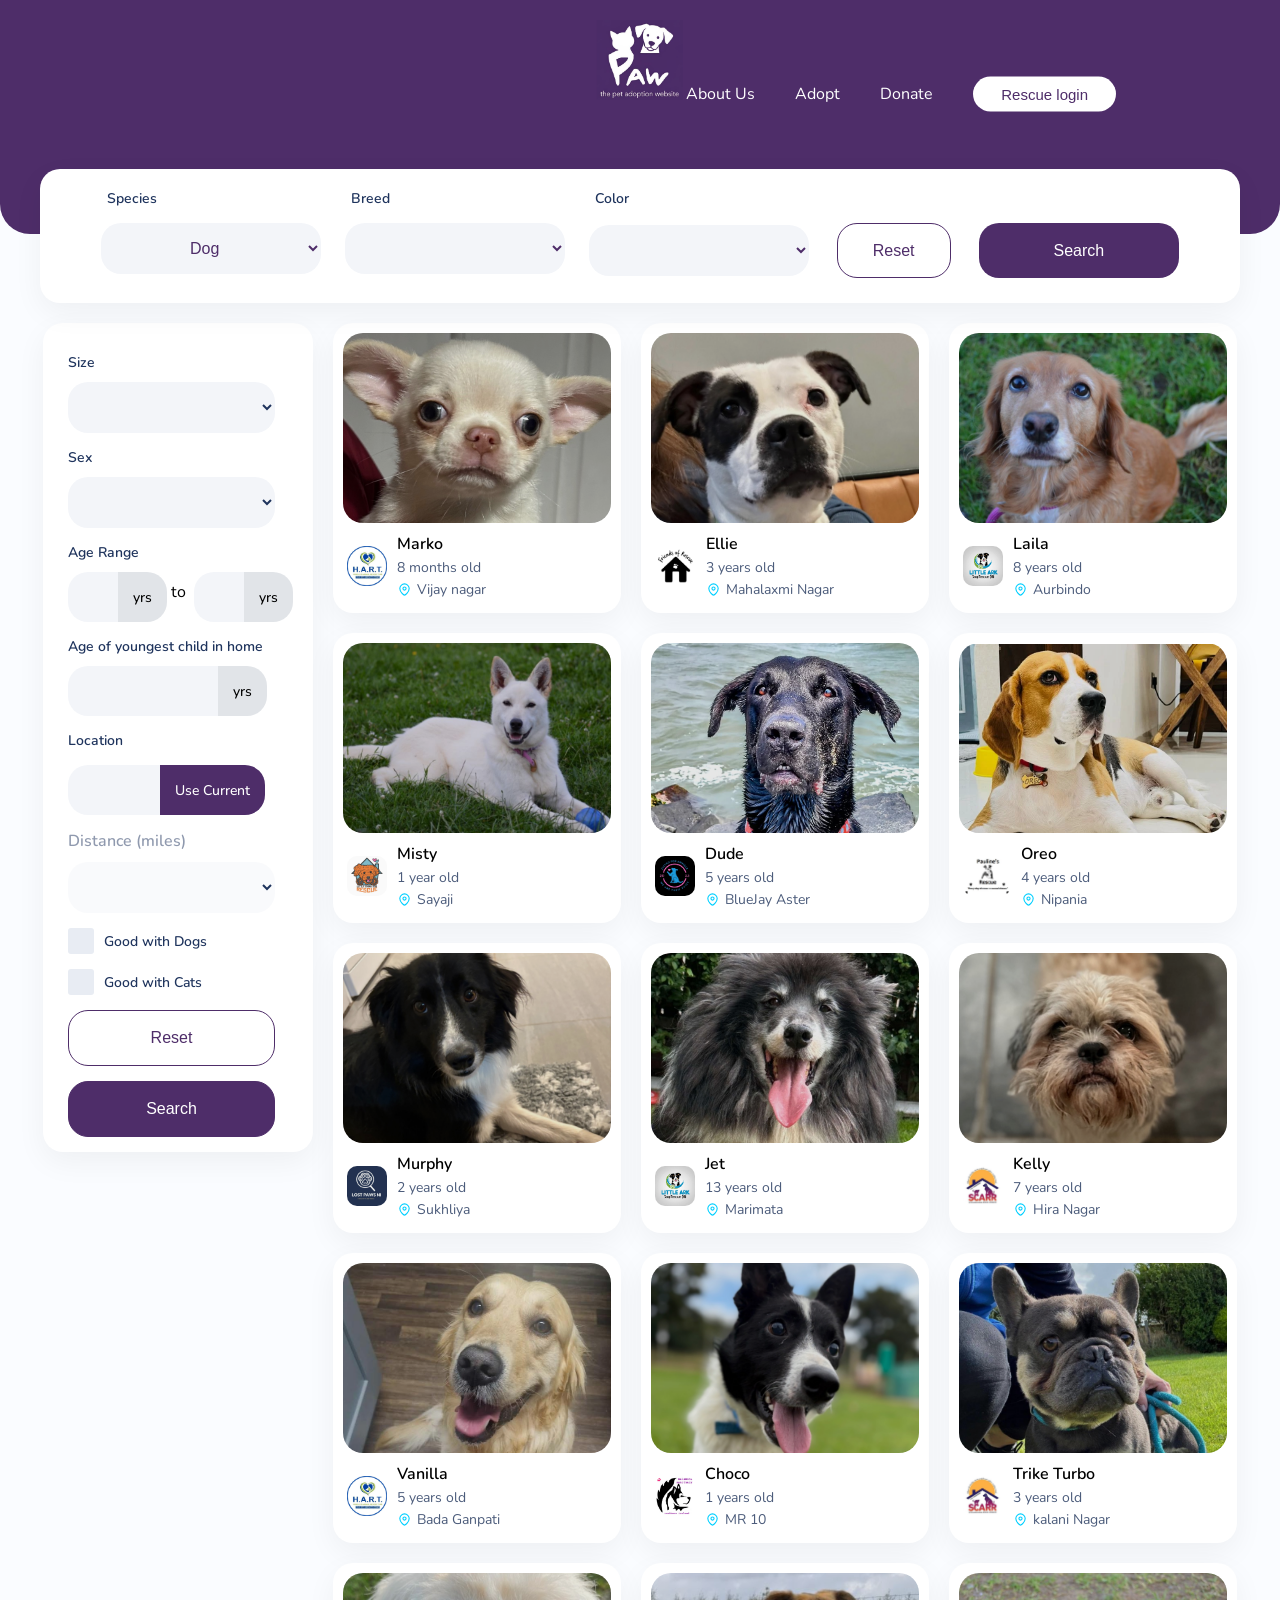
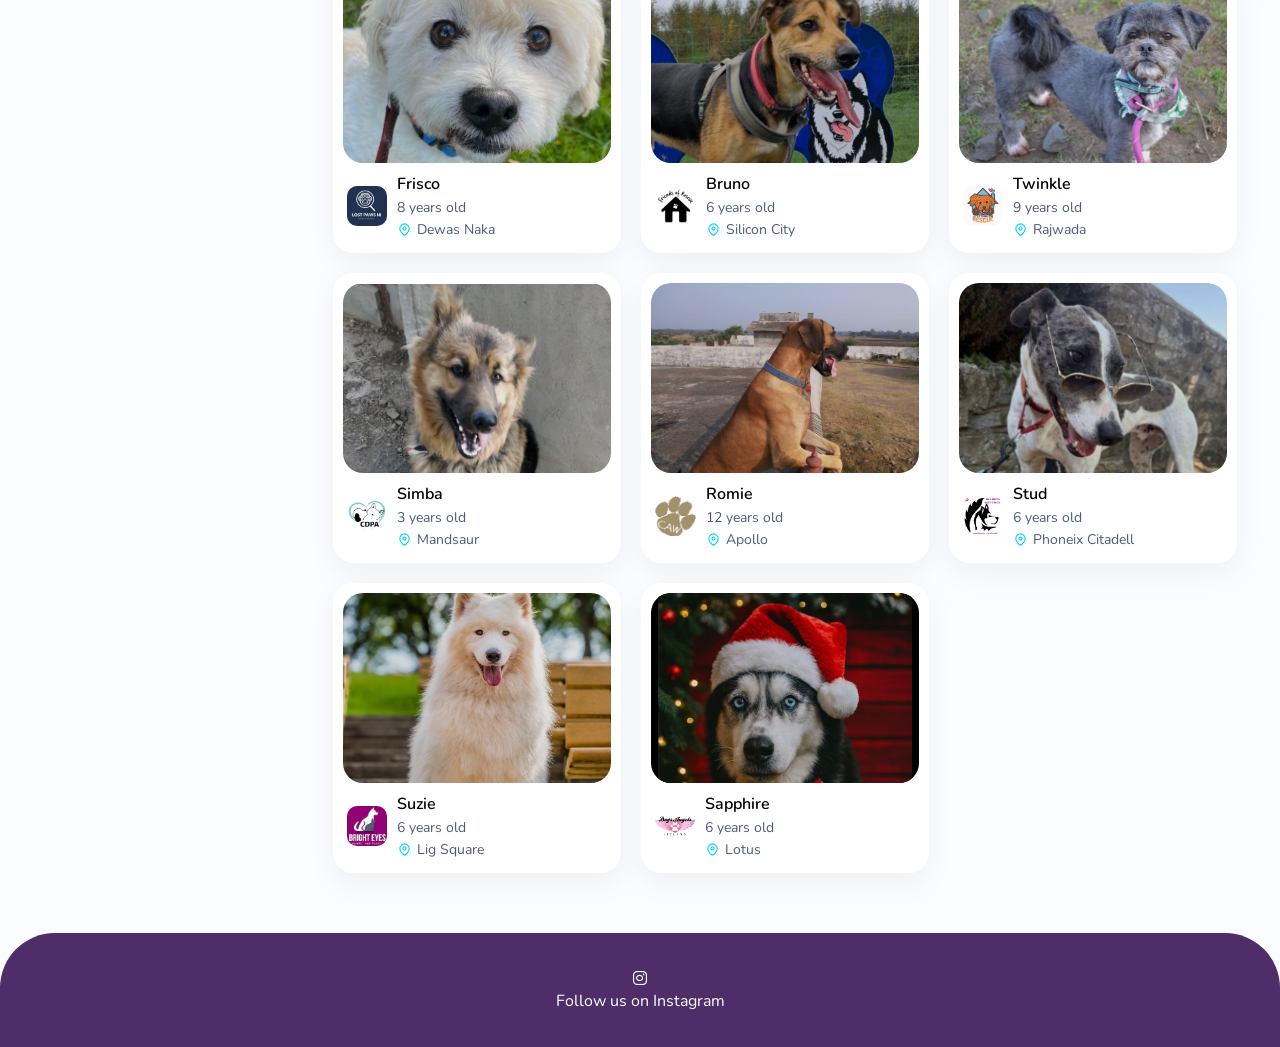
<file: index.html>
<!DOCTYPE html>
<html lang="en">

<head>
    <meta charset="UTF-8">
    <meta name="viewport" content="width=device-width, initial-scale=1.0">
    <title>PAW - Pet Adoption Website</title>
    <link rel="stylesheet" href="https://cdnjs.cloudflare.com/ajax/libs/font-awesome/6.4.0/css/all.min.css">
    <link rel="icon" href="favicon.ico">


    <link rel="stylesheet" href="style.css">
</head>

<body>
    <div id="mobileMenu" class="mobile-menu">
    <div class="menu-header">
        <i class="fa-solid fa-arrow-left" onclick="toggleMenu()"></i>
    </div>

    <ul class="menu-links">
        <li onclick="window.location.href='about.html'">About Us</li>
        <li>Adopt Animals</li>
        <li Donate onclick="window.location.href='donation.html'">Donate</li>
        <li onclick="window.location.href='login.html'">Rescue Login</li>
    </ul>
</div>

    <!-- <header> -->
    <nav>
        <div class="nav-container">
            <img src="images/paw logo.jpg" alt="" class="logo">

            <div class="hamburger" onclick="toggleMenu()">
                <i class="fa-solid fa-bars"></i>
            </div>


            <div class="nav-items">
                <ul>
                    <li onclick="window.location.href='about.html'">About Us</li>
                    <li>Adopt</li>
                    <li onclick="window.location.href='donation.html'">Donate</li>
                </ul>

                <a href="login.html">
                    <button>Rescue login</button>
                </a>
            </div>
        </div>
    </nav>



    <section class="choose">
        <div class="buttons">

            <div class="select-box">
                <div class="head-dog">Species</div>
                <select value="">
                    <!-- <option value=""></option> -->
                    <option value="dog">Dog </option>

                    <option value="cat">Cat</option>

                    <option value="rabbit">Rabbit</option>

                </select>
            </div>

            <div class="select-box">
                <div class="head-dog">Breed</div>
                <select>
                    <option value=""></option>


                    <option>Unkown / Mixture</option>
                    <option>Greyhound</option>
                    <option>Akita</option>
                    <option>Siberian husky</option>
                    <option>German shephard</option>
                    <option>Beagle</option>
                    <option>Labrador</option>
                    <option>Golden retriever</option>
                    <option>Bull dog </option>

                </select>
            </div>

            <div class="select-box">
                <div class="head-dog">Color</div>
                <select>
                    <option></option>

                    <option>Color</option>
                    <option>Black</option>
                    <option>Brown</option>
                    <option>Blonde</option>
                    <option>Grey</option>
                    <option>Ginger</option>
                    <option>Red</option>
                    <option>White</option>
                    <option>Torti</option>
                    <option>Other</option>

                </select>

                <button type="button" onclick="location.reload()" class="reset">Reset</button>
                <button class="search">Search</button>
            </div>

        </div>
    </section>

    <div class="main-content">
        <div class="mainbox">
            <div class="filterbox">
                <div class="sizebox">
                    <div class="head-txt">Size</div>
                    <div class="b">
                        <select name="size" id="">
                            <option></option>
                            <option value="Dog">Tiny</option>
                            <option value="Cat">Small</option>
                            <option value="rabit">Medium</option>
                            <option value="equine">Large</option>
                            <option value="others">Very Large</option>
                        </select>
                    </div>
                </div>

                <div class="main-age">
                    <div class="head-txt">Sex</div>
                    <div class="b">
                        <select name="age" id="">
                            <option></option>
                            <option value="Dog">Female</option>
                            <option value="Cat">Male</option>
                            <option value="rabit">Unkown</option>
                        </select>
                    </div>
                </div>

                <div class="age-range">
                    <div class="head-txt">Age Range</div>
                    <div class="age-container">
                        <div class="age-from">
                            <input type="text">
                            <div class="from-yrs">yrs</div>
                        </div>

                        <span>&nbsp;to &nbsp;</span>

                        <div class="age-from">
                            <input type="text">
                            <div class="from-yrs">yrs</div>
                        </div>
                    </div>
                </div>

                <div class="head-txt">Age of youngest child in home</div>
                <div class="age-young">
                    <input type="text">
                    <div class="young-yrs">yrs</div>
                </div>

                <div class="head-txt">Location</div>
                <div class="location">
                    <input type="text">
                    <div class="current">Use Current</div>
                </div>

                <div class="distance-box">
                    <div class="distance">Distance (miles)</div>
                    <select class="distance-select">
                        <option value=""></option>
                        <option value="Dog">20 miles</option>
                        <option value="Dog">50 miles</option>
                        <option value="Dog">100 miles</option>
                        <option value="Dog">150 miles</option>
                        <option value="Dog">200 miles</option>
                    </select>
                </div>

                <div class="check check1">
                    <label for="good">
                        <input type="checkbox">
                        <div>Good with Dogs</div>
                    </label>
                </div>
                <div class="check check2">
                    <label for="good">
                        <input type="checkbox">
                        <div>Good with Cats</div>
                    </label>
                </div>

                <div class="filter-reset">
                    <button type="button" onclick="location.reload()">Reset</button>
                </div>

                <div class="filter-search">
                    <button>Search</button>
                </div>
            </div>

            <div class="content">

                <div class="dog-card">

                    <div class="dog-image">
                        <img src="images/dog1.png" alt="">
                    </div>

                    <div class="info-row">

                        <img src="images/logo1.jpg" class="dog-logo">

                        <div class="info-text">
                            <div class="dog-name">Marko</div>
                            <div class="dog-age">8 months old</div>

                            <div class="dog-location">
                                <svg viewBox="0 0 11 11" xmlns="http://www.w3.org/2000/svg">
                                    <path fill="none" stroke="#00CFFF" stroke-width="0.8"
                                        d="M6.64579 4.81306C6.64579 4.17998 6.13281 3.66699 5.50019 3.66699C4.86711 3.66699 4.35413 4.17998 4.35413 4.81306C4.35413 5.44568 4.86711 5.95866 5.50019 5.95866C6.13281 5.95866 6.64579 5.44568 6.64579 4.81306Z" />
                                    <path fill="none" stroke="#00CFFF" stroke-width="0.8"
                                        d="M5.49978 9.625C4.95047 9.625 2.0625 7.28676 2.0625 4.84151C2.0625 2.92721 3.60117 1.375 5.49978 1.375C7.39838 1.375 8.9375 2.92721 8.9375 4.84151C8.9375 7.28676 6.04908 9.625 5.49978 9.625Z" />
                                </svg>
                                <span>Vijay nagar</span>
                            </div>
                        </div>
                    </div>

                </div>
                <div class="dog-card">

                    <div class="dog-image">
                        <img src="images/dog2.png" alt="">
                    </div>

                    <div class="info-row">

                        <img src="images/logo2.jpg" class="dog-logo">

                        <div class="info-text">
                            <div class="dog-name">Ellie</div>
                            <div class="dog-age">3 years old</div>

                            <div class="dog-location">
                                <svg viewBox="0 0 11 11" xmlns="http://www.w3.org/2000/svg">
                                    <path fill="none" stroke="#00CFFF" stroke-width="0.8"
                                        d="M6.64579 4.81306C6.64579 4.17998 6.13281 3.66699 5.50019 3.66699C4.86711 3.66699 4.35413 4.17998 4.35413 4.81306C4.35413 5.44568 4.86711 5.95866 5.50019 5.95866C6.13281 5.95866 6.64579 5.44568 6.64579 4.81306Z" />
                                    <path fill="none" stroke="#00CFFF" stroke-width="0.8"
                                        d="M5.49978 9.625C4.95047 9.625 2.0625 7.28676 2.0625 4.84151C2.0625 2.92721 3.60117 1.375 5.49978 1.375C7.39838 1.375 8.9375 2.92721 8.9375 4.84151C8.9375 7.28676 6.04908 9.625 5.49978 9.625Z" />
                                </svg>
                                <span>Mahalaxmi Nagar</span>
                            </div>
                        </div>
                    </div>

                </div>
                <div class="dog-card">

                    <div class="dog-image">
                        <img src="images/dog3.png" alt="">
                    </div>

                    <div class="info-row">

                        <img src="images/logo3.jpg" class="dog-logo">

                        <div class="info-text">
                            <div class="dog-name">Laila</div>
                            <div class="dog-age">8 years old</div>

                            <div class="dog-location">
                                <svg viewBox="0 0 11 11" xmlns="http://www.w3.org/2000/svg">
                                    <path fill="none" stroke="#00CFFF" stroke-width="0.8"
                                        d="M6.64579 4.81306C6.64579 4.17998 6.13281 3.66699 5.50019 3.66699C4.86711 3.66699 4.35413 4.17998 4.35413 4.81306C4.35413 5.44568 4.86711 5.95866 5.50019 5.95866C6.13281 5.95866 6.64579 5.44568 6.64579 4.81306Z" />
                                    <path fill="none" stroke="#00CFFF" stroke-width="0.8"
                                        d="M5.49978 9.625C4.95047 9.625 2.0625 7.28676 2.0625 4.84151C2.0625 2.92721 3.60117 1.375 5.49978 1.375C7.39838 1.375 8.9375 2.92721 8.9375 4.84151C8.9375 7.28676 6.04908 9.625 5.49978 9.625Z" />
                                </svg>
                                <span>Aurbindo</span>
                            </div>
                        </div>
                    </div>

                </div>
                <div class="dog-card">

                    <div class="dog-image">
                        <img src="images/dog4.png" alt="">
                    </div>

                    <div class="info-row">

                        <img src="images/logo4.jpg" class="dog-logo">

                        <div class="info-text">
                            <div class="dog-name">Misty</div>
                            <div class="dog-age">1 year old</div>

                            <div class="dog-location">
                                <svg viewBox="0 0 11 11" xmlns="http://www.w3.org/2000/svg">
                                    <path fill="none" stroke="#00CFFF" stroke-width="0.8"
                                        d="M6.64579 4.81306C6.64579 4.17998 6.13281 3.66699 5.50019 3.66699C4.86711 3.66699 4.35413 4.17998 4.35413 4.81306C4.35413 5.44568 4.86711 5.95866 5.50019 5.95866C6.13281 5.95866 6.64579 5.44568 6.64579 4.81306Z" />
                                    <path fill="none" stroke="#00CFFF" stroke-width="0.8"
                                        d="M5.49978 9.625C4.95047 9.625 2.0625 7.28676 2.0625 4.84151C2.0625 2.92721 3.60117 1.375 5.49978 1.375C7.39838 1.375 8.9375 2.92721 8.9375 4.84151C8.9375 7.28676 6.04908 9.625 5.49978 9.625Z" />
                                </svg>
                                <span>Sayaji</span>
                            </div>
                        </div>
                    </div>

                </div>
                <div class="dog-card">

                   <div class="my-dogs">
                        <img src="images/dude.jpg" alt="">
                    </div>

                    <div class="info-row">

                        <img src="images/dude.logo.jpeg" class="dog-logo">

                        <div class="info-text">
                            <div class="dog-name">Dude</div>
                            <div class="dog-age">5 years old</div>

                            <div class="dog-location">
                                <svg viewBox="0 0 11 11" xmlns="http://www.w3.org/2000/svg">
                                    <path fill="none" stroke="#00CFFF" stroke-width="0.8"
                                        d="M6.64579 4.81306C6.64579 4.17998 6.13281 3.66699 5.50019 3.66699C4.86711 3.66699 4.35413 4.17998 4.35413 4.81306C4.35413 5.44568 4.86711 5.95866 5.50019 5.95866C6.13281 5.95866 6.64579 5.44568 6.64579 4.81306Z" />
                                    <path fill="none" stroke="#00CFFF" stroke-width="0.8"
                                        d="M5.49978 9.625C4.95047 9.625 2.0625 7.28676 2.0625 4.84151C2.0625 2.92721 3.60117 1.375 5.49978 1.375C7.39838 1.375 8.9375 2.92721 8.9375 4.84151C8.9375 7.28676 6.04908 9.625 5.49978 9.625Z" />
                                </svg>
                                <span>BlueJay Aster</span>
                            </div>
                        </div>
                    </div>

                </div>

                <div class="dog-card">

                      <div class="oreo">
                        <img src="images/oreo.jpg" alt="">
                    </div>

                    <div class="info-row">

                        <img src="images/oreo.jpeg" class="dog-logo">

                        <div class="info-text">
                            <div class="dog-name">Oreo</div>
                            <div class="dog-age">4 years old</div>

                            <div class="dog-location">
                                <svg viewBox="0 0 11 11" xmlns="http://www.w3.org/2000/svg">
                                    <path fill="none" stroke="#00CFFF" stroke-width="0.8"
                                        d="M6.64579 4.81306C6.64579 4.17998 6.13281 3.66699 5.50019 3.66699C4.86711 3.66699 4.35413 4.17998 4.35413 4.81306C4.35413 5.44568 4.86711 5.95866 5.50019 5.95866C6.13281 5.95866 6.64579 5.44568 6.64579 4.81306Z" />
                                    <path fill="none" stroke="#00CFFF" stroke-width="0.8"
                                        d="M5.49978 9.625C4.95047 9.625 2.0625 7.28676 2.0625 4.84151C2.0625 2.92721 3.60117 1.375 5.49978 1.375C7.39838 1.375 8.9375 2.92721 8.9375 4.84151C8.9375 7.28676 6.04908 9.625 5.49978 9.625Z" />
                                </svg>
                                <span>Nipania</span>
                            </div>
                        </div>
                    </div>

                </div>

                <div class="dog-card">

                    <div class="dog-image">
                        <img src="images/dog7.png" alt="">
                    </div>

                    <div class="info-row">

                        <img src="images/logo7.jpg" class="dog-logo">

                        <div class="info-text">
                            <div class="dog-name">Murphy</div>
                            <div class="dog-age">2 years old</div>

                            <div class="dog-location">
                                <svg viewBox="0 0 11 11" xmlns="http://www.w3.org/2000/svg">
                                    <path fill="none" stroke="#00CFFF" stroke-width="0.8"
                                        d="M6.64579 4.81306C6.64579 4.17998 6.13281 3.66699 5.50019 3.66699C4.86711 3.66699 4.35413 4.17998 4.35413 4.81306C4.35413 5.44568 4.86711 5.95866 5.50019 5.95866C6.13281 5.95866 6.64579 5.44568 6.64579 4.81306Z" />
                                    <path fill="none" stroke="#00CFFF" stroke-width="0.8"
                                        d="M5.49978 9.625C4.95047 9.625 2.0625 7.28676 2.0625 4.84151C2.0625 2.92721 3.60117 1.375 5.49978 1.375C7.39838 1.375 8.9375 2.92721 8.9375 4.84151C8.9375 7.28676 6.04908 9.625 5.49978 9.625Z" />
                                </svg>
                                <span>Sukhliya</span>
                            </div>
                        </div>
                    </div>

                </div>

                <div class="dog-card">

                    <div class="dog-image">
                        <img src="images/dog8.png" alt="">
                    </div>

                    <div class="info-row">

                        <img src="images/logo3.jpg" class="dog-logo">

                        <div class="info-text">
                            <div class="dog-name">Jet</div>
                            <div class="dog-age">13 years old</div>

                            <div class="dog-location">
                                <svg viewBox="0 0 11 11" xmlns="http://www.w3.org/2000/svg">
                                    <path fill="none" stroke="#00CFFF" stroke-width="0.8"
                                        d="M6.64579 4.81306C6.64579 4.17998 6.13281 3.66699 5.50019 3.66699C4.86711 3.66699 4.35413 4.17998 4.35413 4.81306C4.35413 5.44568 4.86711 5.95866 5.50019 5.95866C6.13281 5.95866 6.64579 5.44568 6.64579 4.81306Z" />
                                    <path fill="none" stroke="#00CFFF" stroke-width="0.8"
                                        d="M5.49978 9.625C4.95047 9.625 2.0625 7.28676 2.0625 4.84151C2.0625 2.92721 3.60117 1.375 5.49978 1.375C7.39838 1.375 8.9375 2.92721 8.9375 4.84151C8.9375 7.28676 6.04908 9.625 5.49978 9.625Z" />
                                </svg>
                                <span>Marimata</span>
                            </div>
                        </div>
                    </div>

                </div>

                <div class="dog-card">

                    <div class="oreo">
                        <img src="images/dog9.png" alt="">
                    </div>

                    <div class="info-row">

                        <img src="images/logo5.jpg" class="dog-logo">

                        <div class="info-text">
                            <div class="dog-name">Kelly</div>
                            <div class="dog-age">7 years old</div>

                            <div class="dog-location">
                                <svg viewBox="0 0 11 11" xmlns="http://www.w3.org/2000/svg">
                                    <path fill="none" stroke="#00CFFF" stroke-width="0.8"
                                        d="M6.64579 4.81306C6.64579 4.17998 6.13281 3.66699 5.50019 3.66699C4.86711 3.66699 4.35413 4.17998 4.35413 4.81306C4.35413 5.44568 4.86711 5.95866 5.50019 5.95866C6.13281 5.95866 6.64579 5.44568 6.64579 4.81306Z" />
                                    <path fill="none" stroke="#00CFFF" stroke-width="0.8"
                                        d="M5.49978 9.625C4.95047 9.625 2.0625 7.28676 2.0625 4.84151C2.0625 2.92721 3.60117 1.375 5.49978 1.375C7.39838 1.375 8.9375 2.92721 8.9375 4.84151C8.9375 7.28676 6.04908 9.625 5.49978 9.625Z" />
                                </svg>
                                <span>Hira Nagar</span>
                            </div>
                        </div>
                    </div>

                </div>

                <div class="dog-card">

                    <div class="dog-image">
                        <img src="images/dog10.png" alt="">
                    </div>

                    <div class="info-row">

                        <img src="images/logo1.jpg" class="dog-logo">

                        <div class="info-text">
                            <div class="dog-name">Vanilla</div>
                            <div class="dog-age">5 years old</div>

                            <div class="dog-location">
                                <svg viewBox="0 0 11 11" xmlns="http://www.w3.org/2000/svg">
                                    <path fill="none" stroke="#00CFFF" stroke-width="0.8"
                                        d="M6.64579 4.81306C6.64579 4.17998 6.13281 3.66699 5.50019 3.66699C4.86711 3.66699 4.35413 4.17998 4.35413 4.81306C4.35413 5.44568 4.86711 5.95866 5.50019 5.95866C6.13281 5.95866 6.64579 5.44568 6.64579 4.81306Z" />
                                    <path fill="none" stroke="#00CFFF" stroke-width="0.8"
                                        d="M5.49978 9.625C4.95047 9.625 2.0625 7.28676 2.0625 4.84151C2.0625 2.92721 3.60117 1.375 5.49978 1.375C7.39838 1.375 8.9375 2.92721 8.9375 4.84151C8.9375 7.28676 6.04908 9.625 5.49978 9.625Z" />
                                </svg>
                                <span>Bada Ganpati</span>
                            </div>
                        </div>
                    </div>

                </div>

                <div class="dog-card">

                    <div class="dog-image">
                        <img src="images/dog11.png" alt="">
                    </div>

                    <div class="info-row">

                        <img src="images/logo6.jpg" class="dog-logo">

                        <div class="info-text">
                            <div class="dog-name">Choco</div>
                            <div class="dog-age">1 years old</div>

                            <div class="dog-location">
                                <svg viewBox="0 0 11 11" xmlns="http://www.w3.org/2000/svg">
                                    <path fill="none" stroke="#00CFFF" stroke-width="0.8"
                                        d="M6.64579 4.81306C6.64579 4.17998 6.13281 3.66699 5.50019 3.66699C4.86711 3.66699 4.35413 4.17998 4.35413 4.81306C4.35413 5.44568 4.86711 5.95866 5.50019 5.95866C6.13281 5.95866 6.64579 5.44568 6.64579 4.81306Z" />
                                    <path fill="none" stroke="#00CFFF" stroke-width="0.8"
                                        d="M5.49978 9.625C4.95047 9.625 2.0625 7.28676 2.0625 4.84151C2.0625 2.92721 3.60117 1.375 5.49978 1.375C7.39838 1.375 8.9375 2.92721 8.9375 4.84151C8.9375 7.28676 6.04908 9.625 5.49978 9.625Z" />
                                </svg>
                                <span>MR 10</span>
                            </div>
                        </div>
                    </div>

                </div>

                <div class="dog-card">

                    <div class="dog-image">
                        <img src="images/dog12.png" alt="">
                    </div>

                    <div class="info-row">

                        <img src="images/logo5.jpg" class="dog-logo">

                        <div class="info-text">
                            <div class="dog-name">Trike Turbo</div>
                            <div class="dog-age">3 years old</div>

                            <div class="dog-location">
                                <svg viewBox="0 0 11 11" xmlns="http://www.w3.org/2000/svg">
                                    <path fill="none" stroke="#00CFFF" stroke-width="0.8"
                                        d="M6.64579 4.81306C6.64579 4.17998 6.13281 3.66699 5.50019 3.66699C4.86711 3.66699 4.35413 4.17998 4.35413 4.81306C4.35413 5.44568 4.86711 5.95866 5.50019 5.95866C6.13281 5.95866 6.64579 5.44568 6.64579 4.81306Z" />
                                    <path fill="none" stroke="#00CFFF" stroke-width="0.8"
                                        d="M5.49978 9.625C4.95047 9.625 2.0625 7.28676 2.0625 4.84151C2.0625 2.92721 3.60117 1.375 5.49978 1.375C7.39838 1.375 8.9375 2.92721 8.9375 4.84151C8.9375 7.28676 6.04908 9.625 5.49978 9.625Z" />
                                </svg>
                                <span>kalani Nagar</span>
                            </div>
                        </div>
                    </div>

                </div>

                <div class="dog-card">

                    <div class="dog-image">
                        <img src="images/dog13.png" alt="">
                    </div>

                    <div class="info-row">

                        <img src="images/logo7.jpg" class="dog-logo">

                        <div class="info-text">
                            <div class="dog-name">Frisco</div>
                            <div class="dog-age">8 years old</div>

                            <div class="dog-location">
                                <svg viewBox="0 0 11 11" xmlns="http://www.w3.org/2000/svg">
                                    <path fill="none" stroke="#00CFFF" stroke-width="0.8"
                                        d="M6.64579 4.81306C6.64579 4.17998 6.13281 3.66699 5.50019 3.66699C4.86711 3.66699 4.35413 4.17998 4.35413 4.81306C4.35413 5.44568 4.86711 5.95866 5.50019 5.95866C6.13281 5.95866 6.64579 5.44568 6.64579 4.81306Z" />
                                    <path fill="none" stroke="#00CFFF" stroke-width="0.8"
                                        d="M5.49978 9.625C4.95047 9.625 2.0625 7.28676 2.0625 4.84151C2.0625 2.92721 3.60117 1.375 5.49978 1.375C7.39838 1.375 8.9375 2.92721 8.9375 4.84151C8.9375 7.28676 6.04908 9.625 5.49978 9.625Z" />
                                </svg>
                                <span>Dewas Naka</span>
                            </div>
                        </div>
                    </div>

                </div>

                <div class="dog-card">

                    <div class="dog-image">
                        <img src="images/dog14.png" alt="">
                    </div>

                    <div class="info-row">

                        <img src="images/logo2.jpg" class="dog-logo">

                        <div class="info-text">
                            <div class="dog-name">Bruno</div>
                            <div class="dog-age">6 years old</div>

                            <div class="dog-location">
                                <svg viewBox="0 0 11 11" xmlns="http://www.w3.org/2000/svg">
                                    <path fill="none" stroke="#00CFFF" stroke-width="0.8"
                                        d="M6.64579 4.81306C6.64579 4.17998 6.13281 3.66699 5.50019 3.66699C4.86711 3.66699 4.35413 4.17998 4.35413 4.81306C4.35413 5.44568 4.86711 5.95866 5.50019 5.95866C6.13281 5.95866 6.64579 5.44568 6.64579 4.81306Z" />
                                    <path fill="none" stroke="#00CFFF" stroke-width="0.8"
                                        d="M5.49978 9.625C4.95047 9.625 2.0625 7.28676 2.0625 4.84151C2.0625 2.92721 3.60117 1.375 5.49978 1.375C7.39838 1.375 8.9375 2.92721 8.9375 4.84151C8.9375 7.28676 6.04908 9.625 5.49978 9.625Z" />
                                </svg>
                                <span>Silicon City</span>
                            </div>
                        </div>
                    </div>

                </div>

                <div class="dog-card">

                    <div class="dog-image">
                        <img src="images/dog15.png" alt="">
                    </div>

                    <div class="info-row">

                        <img src="images/logo4.jpg" class="dog-logo">

                        <div class="info-text">
                            <div class="dog-name">Twinkle</div>
                            <div class="dog-age">9 years old</div>

                            <div class="dog-location">
                                <svg viewBox="0 0 11 11" xmlns="http://www.w3.org/2000/svg">
                                    <path fill="none" stroke="#00CFFF" stroke-width="0.8"
                                        d="M6.64579 4.81306C6.64579 4.17998 6.13281 3.66699 5.50019 3.66699C4.86711 3.66699 4.35413 4.17998 4.35413 4.81306C4.35413 5.44568 4.86711 5.95866 5.50019 5.95866C6.13281 5.95866 6.64579 5.44568 6.64579 4.81306Z" />
                                    <path fill="none" stroke="#00CFFF" stroke-width="0.8"
                                        d="M5.49978 9.625C4.95047 9.625 2.0625 7.28676 2.0625 4.84151C2.0625 2.92721 3.60117 1.375 5.49978 1.375C7.39838 1.375 8.9375 2.92721 8.9375 4.84151C8.9375 7.28676 6.04908 9.625 5.49978 9.625Z" />
                                </svg>
                                <span>Rajwada</span>
                            </div>
                        </div>
                    </div>

                </div>
                <div class="dog-card">

                    <div class="oreo">
                        <img src="images/simba2.jpg" alt="">
                    </div>

                    <div class="info-row">

                        <img src="images/romie.logo.jpeg" class="dog-logo">

                        <div class="info-text">
                            <div class="dog-name">Simba</div>
                            <div class="dog-age">3 years old</div>

                            <div class="dog-location">
                                <svg viewBox="0 0 11 11" xmlns="http://www.w3.org/2000/svg">
                                    <path fill="none" stroke="#00CFFF" stroke-width="0.8"
                                        d="M6.64579 4.81306C6.64579 4.17998 6.13281 3.66699 5.50019 3.66699C4.86711 3.66699 4.35413 4.17998 4.35413 4.81306C4.35413 5.44568 4.86711 5.95866 5.50019 5.95866C6.13281 5.95866 6.64579 5.44568 6.64579 4.81306Z" />
                                    <path fill="none" stroke="#00CFFF" stroke-width="0.8"
                                        d="M5.49978 9.625C4.95047 9.625 2.0625 7.28676 2.0625 4.84151C2.0625 2.92721 3.60117 1.375 5.49978 1.375C7.39838 1.375 8.9375 2.92721 8.9375 4.84151C8.9375 7.28676 6.04908 9.625 5.49978 9.625Z" />
                                </svg>
                                <span>Mandsaur</span>
                            </div>
                        </div>
                    </div>

                </div>
                <div class="dog-card">

                    <div class="dog-image">
                        <img src="images/Romie.jpg" alt="">
                    </div>

                    <div class="info-row">

                        <img src="images/simbal.jpeg" class="dog-logo">

                        <div class="info-text">
                            <div class="dog-name">Romie</div>
                            <div class="dog-age">12 years old</div>

                            <div class="dog-location">
                                <svg viewBox="0 0 11 11" xmlns="http://www.w3.org/2000/svg">
                                    <path fill="none" stroke="#00CFFF" stroke-width="0.8"
                                        d="M6.64579 4.81306C6.64579 4.17998 6.13281 3.66699 5.50019 3.66699C4.86711 3.66699 4.35413 4.17998 4.35413 4.81306C4.35413 5.44568 4.86711 5.95866 5.50019 5.95866C6.13281 5.95866 6.64579 5.44568 6.64579 4.81306Z" />
                                    <path fill="none" stroke="#00CFFF" stroke-width="0.8"
                                        d="M5.49978 9.625C4.95047 9.625 2.0625 7.28676 2.0625 4.84151C2.0625 2.92721 3.60117 1.375 5.49978 1.375C7.39838 1.375 8.9375 2.92721 8.9375 4.84151C8.9375 7.28676 6.04908 9.625 5.49978 9.625Z" />
                                </svg>
                                <span>Apollo</span>
                            </div>
                        </div>
                    </div>

                </div>
                

                <div class="dog-card">

                    <div class="dog-image">
                        <img src="images/dog16.png" alt="">
                    </div>

                    <div class="info-row">

                        <img src="images/logo6.jpg" class="dog-logo">

                        <div class="info-text">
                            <div class="dog-name">Stud</div>
                            <div class="dog-age">6 years old</div>

                            <div class="dog-location">
                                <svg viewBox="0 0 11 11" xmlns="http://www.w3.org/2000/svg">
                                    <path fill="none" stroke="#00CFFF" stroke-width="0.8"
                                        d="M6.64579 4.81306C6.64579 4.17998 6.13281 3.66699 5.50019 3.66699C4.86711 3.66699 4.35413 4.17998 4.35413 4.81306C4.35413 5.44568 4.86711 5.95866 5.50019 5.95866C6.13281 5.95866 6.64579 5.44568 6.64579 4.81306Z" />
                                    <path fill="none" stroke="#00CFFF" stroke-width="0.8"
                                        d="M5.49978 9.625C4.95047 9.625 2.0625 7.28676 2.0625 4.84151C2.0625 2.92721 3.60117 1.375 5.49978 1.375C7.39838 1.375 8.9375 2.92721 8.9375 4.84151C8.9375 7.28676 6.04908 9.625 5.49978 9.625Z" />
                                </svg>
                                <span>Phoneix Citadell</span>
                            </div>
                        </div>
                    </div>

                </div>
                <div class="dog-card">

                    <div class="my-dogs">
                        <img src="images/suzie.avif" alt="">
                    </div>

                    <div class="info-row">

                        <img src="images/suzie.logo.jpeg" class="dog-logo">

                        <div class="info-text">
                            <div class="dog-name">Suzie</div>
                            <div class="dog-age">6 years old</div>

                            <div class="dog-location">
                                <svg viewBox="0 0 11 11" xmlns="http://www.w3.org/2000/svg">
                                    <path fill="none" stroke="#00CFFF" stroke-width="0.8"
                                        d="M6.64579 4.81306C6.64579 4.17998 6.13281 3.66699 5.50019 3.66699C4.86711 3.66699 4.35413 4.17998 4.35413 4.81306C4.35413 5.44568 4.86711 5.95866 5.50019 5.95866C6.13281 5.95866 6.64579 5.44568 6.64579 4.81306Z" />
                                    <path fill="none" stroke="#00CFFF" stroke-width="0.8"
                                        d="M5.49978 9.625C4.95047 9.625 2.0625 7.28676 2.0625 4.84151C2.0625 2.92721 3.60117 1.375 5.49978 1.375C7.39838 1.375 8.9375 2.92721 8.9375 4.84151C8.9375 7.28676 6.04908 9.625 5.49978 9.625Z" />
                                </svg>
                                <span>Lig Square</span>
                            </div>
                        </div>
                    </div>

                </div>
                <div class="dog-card">

                    <div class="sapphire">
                        <img src="images/sappphire.png" alt="">
                    </div>

                    <div class="info-row">

                        <img src="images/sap.logo.jpeg" class="dog-logo">

                        <div class="info-text">
                            <div class="dog-name">Sapphire</div>
                            <div class="dog-age">6 years old</div>

                            <div class="dog-location">
                                <svg viewBox="0 0 11 11" xmlns="http://www.w3.org/2000/svg">
                                    <path fill="none" stroke="#00CFFF" stroke-width="0.8"
                                        d="M6.64579 4.81306C6.64579 4.17998 6.13281 3.66699 5.50019 3.66699C4.86711 3.66699 4.35413 4.17998 4.35413 4.81306C4.35413 5.44568 4.86711 5.95866 5.50019 5.95866C6.13281 5.95866 6.64579 5.44568 6.64579 4.81306Z" />
                                    <path fill="none" stroke="#00CFFF" stroke-width="0.8"
                                        d="M5.49978 9.625C4.95047 9.625 2.0625 7.28676 2.0625 4.84151C2.0625 2.92721 3.60117 1.375 5.49978 1.375C7.39838 1.375 8.9375 2.92721 8.9375 4.84151C8.9375 7.28676 6.04908 9.625 5.49978 9.625Z" />
                                </svg>
                                <span>Lotus</span>
                            </div>
                        </div>
                    </div>

                </div>





            </div>

        </div>


    </div>

    <footer>
        <div class="footer">
            <a href="https://www.instagram.com/framesofaditya?igsh=dDFuM2Jjbnp1OTR0"><i
                    class="fa-brands fa-instagram"></i></a>
            <p>Follow us on Instagram</p>
        </div>
    </footer>




    <script src="script.js"></script>
</body>

</html>
</file>
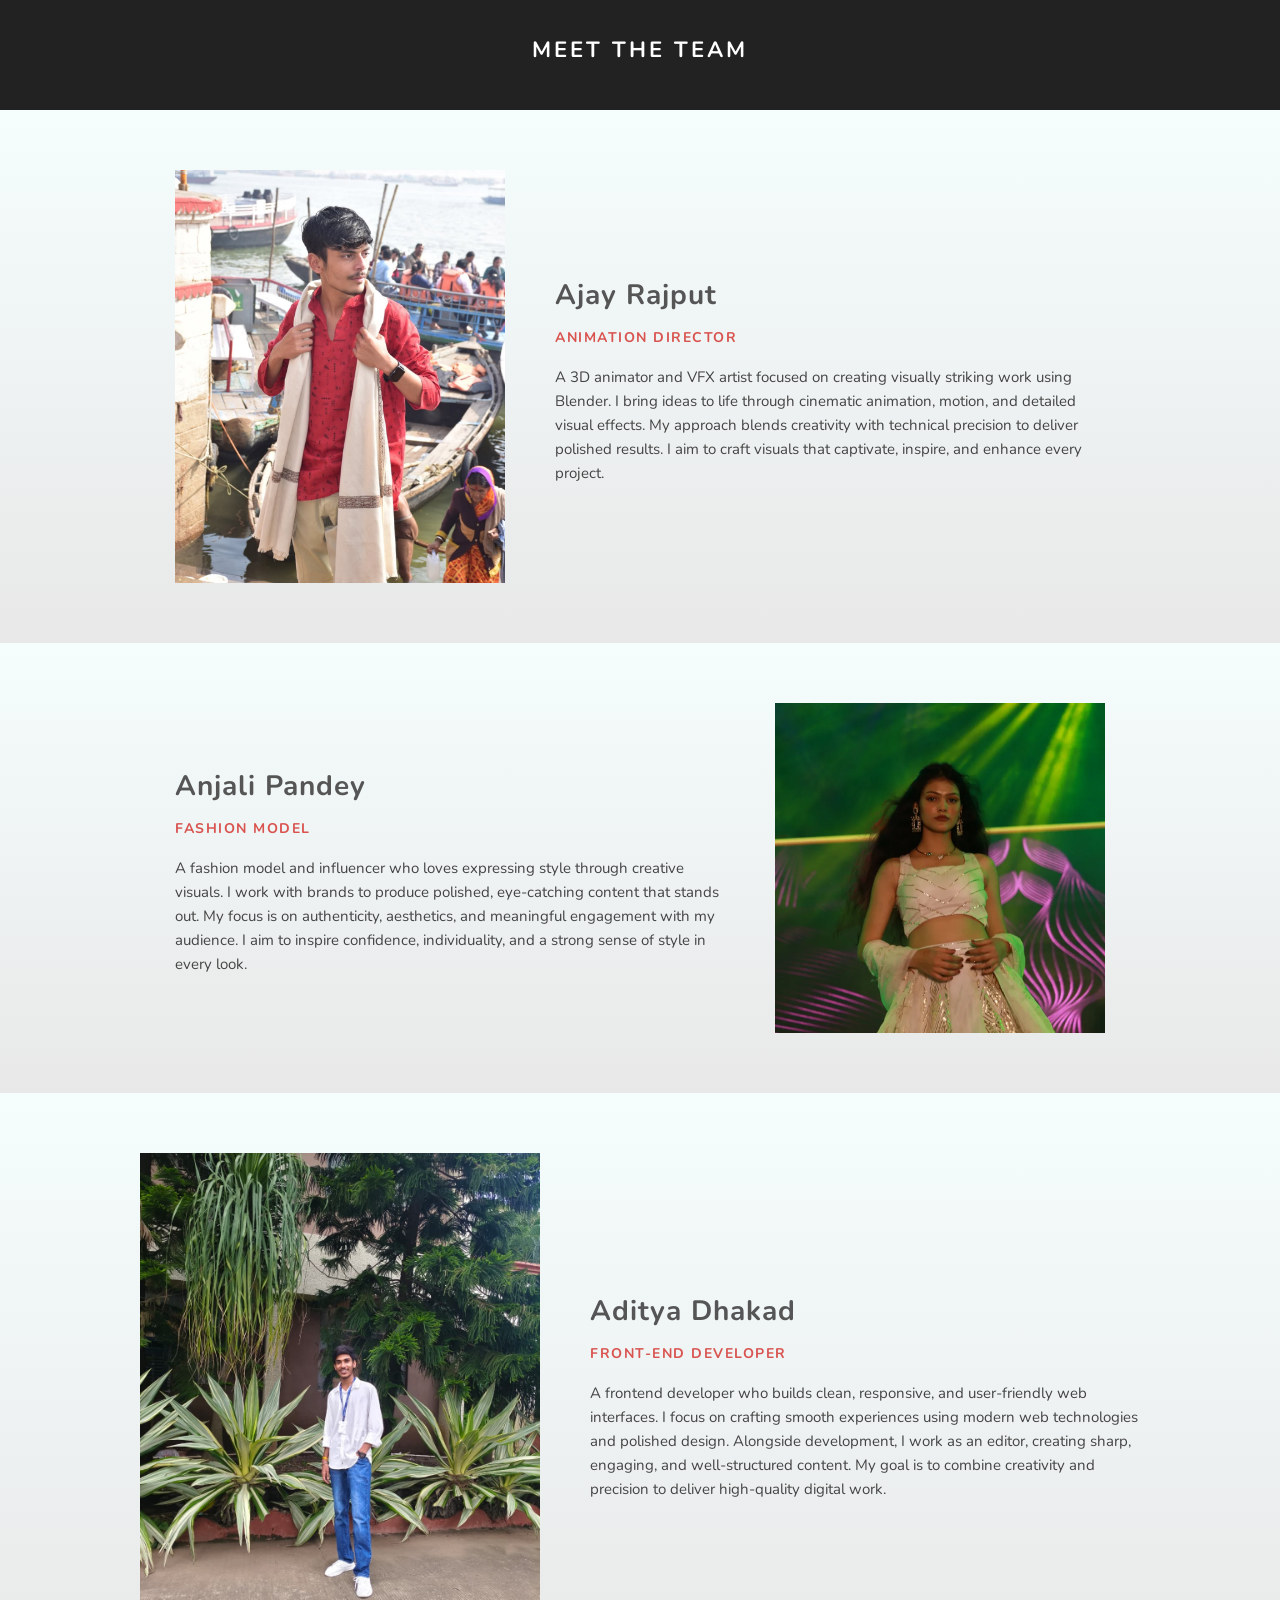
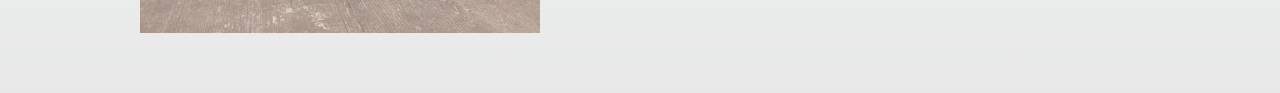
<file: about.html>
<!DOCTYPE html>
<html lang="en">

<head>
    <meta charset="UTF-8">
    <meta name="viewport" content="width=device-width, initial-scale=1.0">
    <title>Document</title>
    <link rel="stylesheet" href="about.css">
</head>

<body>
    <div class="team-header">
        <h1>MEET THE TEAM</h1>
        <!-- <div class="arrow-down"></div> -->
    </div>

    <div class="team-wrapper">

        <!-- Member 1 -->
        <section class="team-section left-img">
            <img src="images/Ajay.heic" class="team-photo">
            <div class="team-info">
                <h2>Ajay Rajput</h2>
                <h3>ANIMATION DIRECTOR</h3>
                <p>
                    A 3D animator and VFX artist focused on creating visually striking work using Blender.
                    I bring ideas to life through cinematic animation, motion, and detailed visual effects.
                    My approach blends creativity with technical precision to deliver polished results.
                    I aim to craft visuals that captivate, inspire, and enhance every project.


                </p>
            </div>
        </section>

        <!-- Member 2 -->
        <section class="team-section right-img">
            <img src="images/Anjali.webp" class="team-photo">
            <div class="team-info">
                <h2>Anjali Pandey</h2>
                <h3>FASHION MODEL</h3>
                <p>
                    A fashion model and influencer who loves expressing style through creative visuals.
                    I work with brands to produce polished, eye-catching content that stands out.
                    My focus is on authenticity, aesthetics, and meaningful engagement with my audience.
                    I aim to inspire confidence, individuality, and a strong sense of style in every look.
                </p>
            </div>
        </section>

        <!-- Member 3 -->
        <section class="team-section left-img">
            <img src="images/aditya.jpg" class="adi-photo">    
            <div class="team-info">
                <h2>Aditya Dhakad</h2>
                <h3>FRONT-END DEVELOPER</h3>
                <p>
                    A frontend developer who builds clean, responsive, and user-friendly web interfaces.
                    I focus on crafting smooth experiences using modern web technologies and polished design.
                    Alongside development, I work as an editor, creating sharp, engaging, and well-structured content.
                    My goal is to combine creativity and precision to deliver high-quality digital work.
                </p>
            </div>
            <div class="social-link">
                <a href="https://www.instagram.com/framesofaditya?igsh=dDFuM2Jjbnp1OTR0" target="_blank">
                    <i class="fa-brands fa-instagram"></i>
                </a>
                <!-- <p>Follow us on Instagram</p> -->
            </div>

        </section>


    </div>




</body>

</html>
</file>
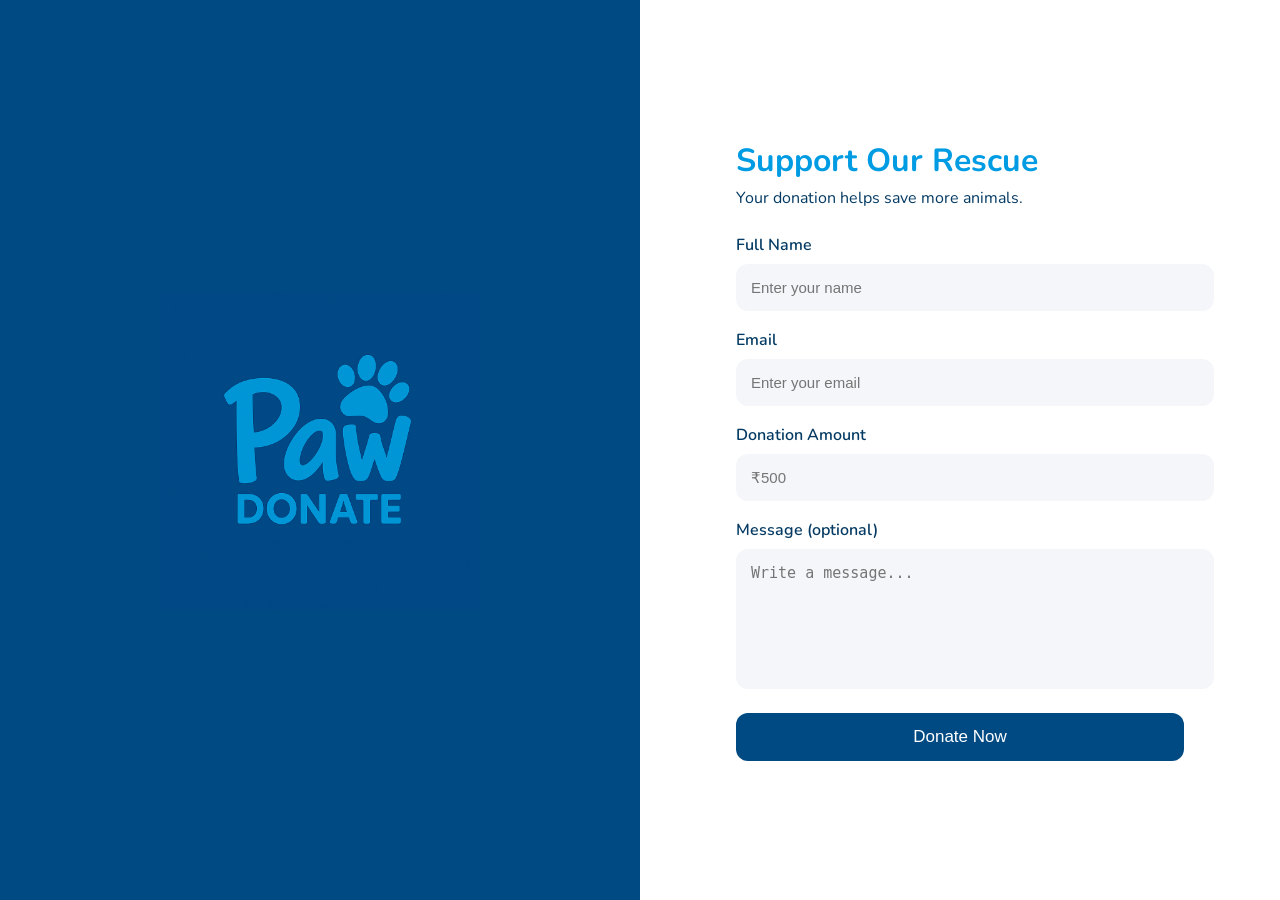
<file: donation.html>
<!DOCTYPE html>
<html lang="en">
<head>
    <meta charset="UTF-8">
    <meta name="viewport" content="width=device-width, initial-scale=1.0">
    <title>Donate • Paw Rescue Manager</title>
    <link href="https://fonts.googleapis.com/css2?family=Nunito:wght@400;600;700&display=swap" rel="stylesheet">
    <link rel="stylesheet" href="donation.css">
</head>

<body>

<div class="container">

    <!-- LEFT SIDE -->
    <div class="left-box">
        <img src="images/dontate2.png" class="donation-logo" alt="Donation Logo">
    </div>

    <!-- RIGHT SIDE -->
    <div class="right-box">
        <div class="content">

    <h1 class="title">Support Our Rescue</h1>
    <p class="subtitle">Your donation helps save more animals.</p>

    <div id="formBox">
        <div class="input-box">
            <span>Full Name</span>
            <input type="text" placeholder="Enter your name">
        </div>

        <div class="input-box">
            <span>Email</span>
            <input type="email" placeholder="Enter your email">
        </div>

        <div class="input-box">
            <span>Donation Amount</span>
            <input type="number" placeholder="₹500">
        </div>

        <div class="input-box">
            <span>Message (optional)</span>
            <textarea placeholder="Write a message..."></textarea>
        </div>

        <button class="donate-btn" type="button" onclick="showThankYou()">
            Donate Now
        </button>
    </div>

    <!-- Hidden thank-you message -->
    <div id="thankyouBox" style="display: none; text-align:center;">
        <h1 class="title">Thank You!</h1>
        <p class="subtitle">Your donation is greatly appreciated.</p>
    </div>

</div>

<script>
function showThankYou() {
    document.getElementById("formBox").style.display = "none";
    document.getElementById("thankyouBox").style.display = "block";
}
</script>
</file>
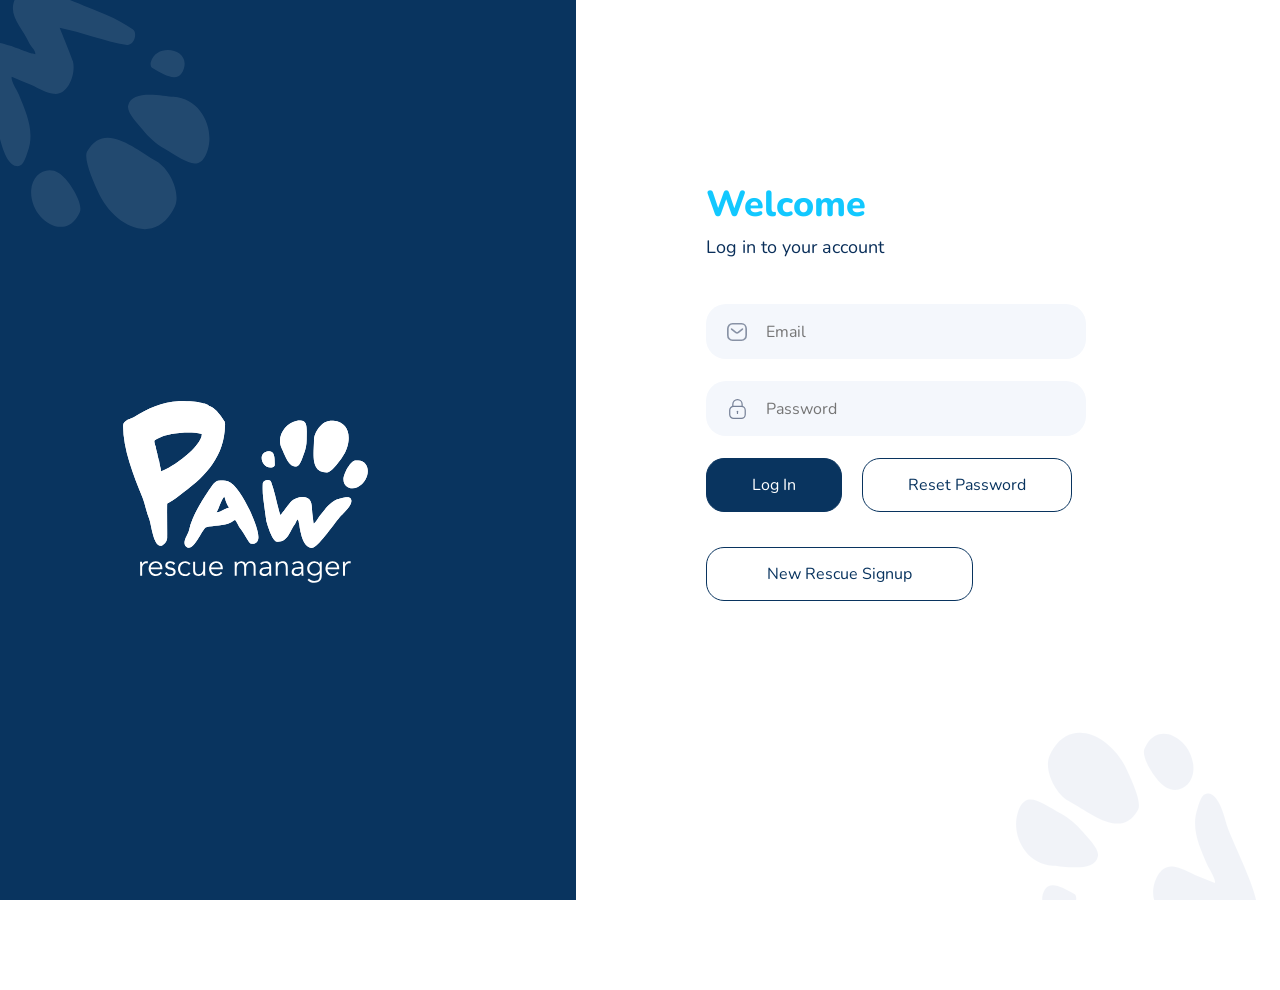
<file: login.html>
<!DOCTYPE html>
<html lang="en">
<head>
    <meta charset="UTF-8">
    <meta name="viewport" content="width=device-width, initial-scale=1.0">
    <title>Paw Rescue Login</title>
    <link rel="stylesheet" href="login.css">
</head>
<body>

<div class="login-wrapper">

    <!-- LEFT SIDE -->
    <div class="left-panel">

        <!-- FADED TOP LEFT PAW -->
        <div class="paw-bg-left">
            <svg viewBox="0 0 58 58" fill="none" xmlns="http://www.w3.org/2000/svg" class="sc-bRlCZA sc-jvSYwb rYfDr iEeBpa"><path opacity="1" fill-rule="evenodd" clip-rule="evenodd" d="M1.32488 17.8508C1.04059 18.3222 0.78131 18.9173 0.545704 19.6526C-1.06295 24.6741 2.1165 32.02 8.82971 32.428C11.4691 32.5885 18.9544 34.3441 19.7848 30.2752C20.1351 28.5582 17.2483 25.703 16.3091 24.5111C14.9198 22.7478 13.0126 21.0295 11.0739 19.9102C6.50834 17.2743 3.31493 14.551 1.32488 17.8508ZM9.47927 4.14149C9.14102 4.64723 8.81994 5.21561 8.52089 5.83917C7.0178 8.97427 9.57969 14.9284 12.95 16.8742C18.635 20.1564 25.5335 26.4113 29.6648 19.2557C30.7108 17.444 28.0692 11.8027 27.1681 9.69775C23.776 1.77743 14.5599 -3.45601 9.47927 4.14149ZM6.81902 38.1594C6.61407 38.4668 6.43941 38.8495 6.29686 39.3276C4.87234 44.1078 12.9508 45.5568 14.3082 40.8036C14.4146 40.4308 14.3527 39.6203 14.0157 39.4258C11.1234 37.7559 8.25382 36.0077 6.81902 38.1594ZM32.172 3.29213C31.9228 3.66143 31.6873 4.076 31.4764 4.54723C30.498 6.73244 34.2918 12.7186 36.568 14.0327C39.6992 15.8405 43.0003 13.4888 43.2147 9.86956C43.6064 3.26042 35.9182 -2.26019 32.172 3.29213ZM18.5591 45.828C17.9666 46.7836 17.856 48.2445 18.6877 48.7836C20.6881 50.0806 22.7856 51.2514 24.9818 52.1787C27.7531 53.3487 35.0422 56.3534 35.6042 56.4943C37.4182 56.9494 45.4098 58.8418 46.6393 56.9288C49.5049 52.4706 45.4423 49.4859 43.6986 45.4139C43.3315 44.5565 42.1474 43.7269 42.2061 42.7351C42.5965 42.9 43.0394 42.9753 43.0918 42.8844C44.1309 43.3232 44.6572 43.5402 44.7097 43.4493C45.4762 43.7572 46.9616 44.3856 47.0141 44.2947C48.0209 44.7197 48.4837 44.9024 48.5362 44.8115C51.0213 45.7434 57.0827 46.9923 57.8636 43.1665C58.4842 40.1239 52.3519 27.4508 51.2297 23.9525C50.6095 22.0175 49.5083 16.0796 46.7775 15.6838C45.0564 15.4349 44.5339 17.8897 44.083 19.0945C42.2873 23.8923 44.2889 28.2688 46.1813 32.9102C46.5166 33.7341 48.3208 36.5663 47.8987 37.2975C46.3193 36.567 44.7136 35.9924 43.1243 35.2652C41.3261 34.4431 39.7464 33.3883 37.7865 33.1537C34.1539 32.7179 32.3866 38.2432 33.1296 41.006C33.3238 41.7281 36.3359 49.1213 36.3209 49.1472C30.9314 48.0411 25.5714 45.8856 20.045 44.9628C19.4474 44.8631 18.9145 45.2546 18.5591 45.828Z"></path></svg>
        </div>

        <!-- BIG LOGO CENTER -->
        <div class="left-logo">
            <svg viewBox="0 0 1064 790" version="1.1" xmlns="http://www.w3.org/2000/svg" class="sc-hjsNop cWUVae"><g id="Layer-1" transform="matrix(1,0,0,1,-181.411,-309.667)"><path d="M420.275,310.265C358.894,311.727 282.133,344.556 231.835,378.088C218.368,387.066 181.911,392.037 181.911,416.699C181.911,519.302 226.968,631.076 264.818,725.7C277.212,756.687 282.601,789.858 294.986,820.82C305.125,846.168 314.018,951.7 351.495,936.709C363.154,932.046 373.088,916.265 373.165,903.727C373.469,854.114 372.235,804.459 373.165,754.855C373.183,753.887 378.763,751.577 379.75,751.084C402.38,739.769 422.454,721.449 442.901,706.844C546.933,632.536 620.777,545.467 624.305,418.556C624.615,416.267 624.582,414.042 624.53,411.746C624.537,410.868 624.643,410.038 624.643,409.157C624.604,409.157 624.572,408.89 624.53,408.875C624.176,404.838 623.4,401.027 621.997,397.844C621.988,397.447 621.885,397.303 621.885,396.887C620.943,396.887 587.477,338.867 555.92,330.978C555.92,330.036 540.235,320.565 530.479,320.565C530.479,319.623 521.521,315.894 512.581,315.894C512.581,314.481 456.478,309.403 420.275,310.265ZM951.148,393.96C946.207,393.866 940.417,394.52 933.643,395.986C887.384,406 844.545,463.583 871.506,517.504C882.105,538.704 902.054,604.655 937.414,592.869C952.335,587.895 961.575,552.702 966.626,540.074C974.098,521.394 978.896,498.896 978.896,478.837C978.896,431.6 985.734,394.619 951.148,393.96ZM1094.33,395.817C1088.88,395.458 1083.02,395.513 1076.83,395.986C1045.71,398.368 1010.92,444.923 1010.92,479.794C1010.92,538.613 993.257,620.167 1067.43,620.167C1086.21,620.167 1118.21,574.395 1130.53,557.972C1176.88,496.166 1176.2,401.204 1094.33,395.817ZM457.591,446.079C479.636,445.536 501.823,446.978 523.894,452.496C523.894,506.851 395.049,599.045 345.867,615.439L345.867,605.139C344.925,605.139 338.269,573.525 338.268,569.286C337.326,569.286 329.826,539.171 329.826,535.402C328.884,535.402 327.968,531.572 327.968,527.804C327.026,527.804 324.455,515.908 323.241,506.191C322.299,506.191 314.88,483.173 318.513,480.75C338.293,467.564 369.8,457.156 392.02,453.453C392.02,452.511 435.547,446.622 457.591,446.079ZM817.923,527.579C814.613,527.366 810.854,527.725 806.497,528.761C762.94,539.123 787.935,608.302 830.981,597.54C834.357,596.696 840.38,592.584 840.38,589.098C840.38,559.173 841.091,529.073 817.923,527.579ZM1202.79,568.104C1198.8,567.824 1194.52,567.854 1189.91,568.329C1168.53,570.527 1139.02,626.785 1139.02,650.335C1139.02,682.732 1172.12,697.812 1201.22,683.261C1254.36,656.691 1262.77,572.298 1202.79,568.104ZM811,653.037C800.911,652.72 789.058,658.407 788.599,667.276C787.495,688.61 787.807,710.131 790.456,731.328C793.799,758.074 803.157,828.098 804.584,833.09C809.188,849.206 830.346,919.697 850.737,920.668C898.259,922.931 903.228,878.034 927.058,846.26C932.076,839.57 933.211,826.665 941.185,822.677C941.656,826.445 943.058,830.219 944,830.219C945.253,840.248 945.928,845.304 946.87,845.304C947.917,852.631 949.699,866.973 950.641,866.973C951.856,876.69 952.513,881.1 953.455,881.1C957.365,904.559 974.862,957.19 1008.11,946.109C1034.55,937.294 1105.55,832.931 1127.71,808.55C1139.97,795.068 1181.19,759.92 1172.01,736.956C1166.22,722.486 1144.79,729.429 1133.4,731.328C1088.04,738.888 1063,774.028 1035.41,809.507C1030.51,815.8 1016.59,842.489 1009.01,842.489C1007.6,826.961 1004.86,811.926 1003.38,796.336C1001.7,778.699 1002.81,761.715 995.837,745.455C982.92,715.314 932.032,726.355 913.888,744.498C909.146,749.24 865.188,805.736 864.92,805.736C849.328,758.959 842.027,707.709 824.396,660.691C822.489,655.607 817.053,653.226 811,653.037ZM616.2,654.725C609.239,654.7 601.957,655.378 593.574,655.963C579.743,656.928 558.396,691.733 550.235,703.974C517.342,753.313 479.25,815.921 468.285,870.744C464.449,889.925 436.026,922.348 455.115,941.437C486.093,972.415 526.41,861.204 542.749,857.574C575.322,850.335 617.954,853.376 649.183,837.761C654.313,835.196 661.607,828.329 667.081,826.505C671.506,825.03 684.876,855.541 687.794,859.431C700.871,876.868 712.892,896.745 724.547,915.94C736.234,935.188 738.675,926.517 738.675,930.068C788.845,930.068 764.844,870.229 754.659,839.675C739.436,794.005 681.815,672.788 636.913,657.821C629.81,655.453 623.162,654.75 616.2,654.725ZM621.885,724.743C625.044,737.379 633.292,762.603 642.541,771.853C626.506,775.861 602.419,793.522 586.989,793.522C600.955,772.573 605.815,740.813 621.885,724.743Z"></path><path d="M420.275,310.265C358.894,311.727 282.133,344.556 231.835,378.088C218.368,387.066 181.911,392.037 181.911,416.699C181.911,519.302 226.968,631.076 264.818,725.7C277.212,756.687 282.601,789.858 294.986,820.82C305.125,846.168 314.018,951.7 351.495,936.709C363.154,932.046 373.088,916.265 373.165,903.727C373.469,854.114 372.235,804.459 373.165,754.855C373.183,753.887 378.763,751.577 379.75,751.084C402.38,739.769 422.454,721.449 442.901,706.844C546.933,632.536 620.777,545.467 624.305,418.556C624.615,416.267 624.582,414.042 624.53,411.746C624.537,410.868 624.643,410.038 624.643,409.157C624.604,409.157 624.572,408.89 624.53,408.875C624.176,404.838 623.4,401.027 621.997,397.844C621.988,397.447 621.885,397.303 621.885,396.887C620.943,396.887 587.477,338.867 555.92,330.978C555.92,330.036 540.235,320.565 530.479,320.565C530.479,319.623 521.521,315.894 512.581,315.894C512.581,314.481 456.478,309.403 420.275,310.265ZM951.148,393.96C946.207,393.866 940.417,394.52 933.643,395.986C887.384,406 844.545,463.583 871.506,517.504C882.105,538.704 902.054,604.655 937.414,592.869C952.335,587.895 961.575,552.702 966.626,540.074C974.098,521.394 978.896,498.896 978.896,478.837C978.896,431.6 985.734,394.619 951.148,393.96ZM1094.33,395.817C1088.88,395.458 1083.02,395.513 1076.83,395.986C1045.71,398.368 1010.92,444.923 1010.92,479.794C1010.92,538.613 993.257,620.167 1067.43,620.167C1086.21,620.167 1118.21,574.395 1130.53,557.972C1176.88,496.166 1176.2,401.204 1094.33,395.817ZM457.591,446.079C479.636,445.536 501.823,446.978 523.894,452.496C523.894,506.851 395.049,599.045 345.867,615.439L345.867,605.139C344.925,605.139 338.269,573.525 338.268,569.286C337.326,569.286 329.826,539.171 329.826,535.402C328.884,535.402 327.968,531.572 327.968,527.804C327.026,527.804 324.455,515.908 323.241,506.191C322.299,506.191 314.88,483.173 318.513,480.75C338.293,467.564 369.8,457.156 392.02,453.453C392.02,452.511 435.547,446.622 457.591,446.079ZM817.923,527.579C814.613,527.366 810.854,527.725 806.497,528.761C762.94,539.123 787.935,608.302 830.981,597.54C834.357,596.696 840.38,592.584 840.38,589.098C840.38,559.173 841.091,529.073 817.923,527.579ZM1202.79,568.104C1198.8,567.824 1194.52,567.854 1189.91,568.329C1168.53,570.527 1139.02,626.785 1139.02,650.335C1139.02,682.732 1172.12,697.812 1201.22,683.261C1254.36,656.691 1262.77,572.298 1202.79,568.104ZM811,653.037C800.911,652.72 789.058,658.407 788.599,667.276C787.495,688.61 787.807,710.131 790.456,731.328C793.799,758.074 803.157,828.098 804.584,833.09C809.188,849.206 830.346,919.697 850.737,920.668C898.259,922.931 903.228,878.034 927.058,846.26C932.076,839.57 933.211,826.665 941.185,822.677C941.656,826.445 943.058,830.219 944,830.219C945.253,840.248 945.928,845.304 946.87,845.304C947.917,852.631 949.699,866.973 950.641,866.973C951.856,876.69 952.513,881.1 953.455,881.1C957.365,904.559 974.862,957.19 1008.11,946.109C1034.55,937.294 1105.55,832.931 1127.71,808.55C1139.97,795.068 1181.19,759.92 1172.01,736.956C1166.22,722.486 1144.79,729.429 1133.4,731.328C1088.04,738.888 1063,774.028 1035.41,809.507C1030.51,815.8 1016.59,842.489 1009.01,842.489C1007.6,826.961 1004.86,811.926 1003.38,796.336C1001.7,778.699 1002.81,761.715 995.837,745.455C982.92,715.314 932.032,726.355 913.888,744.498C909.146,749.24 865.188,805.736 864.92,805.736C849.328,758.959 842.027,707.709 824.396,660.691C822.489,655.607 817.053,653.226 811,653.037ZM616.2,654.725C609.239,654.7 601.957,655.378 593.574,655.963C579.743,656.928 558.396,691.733 550.235,703.974C517.342,753.313 479.25,815.921 468.285,870.744C464.449,889.925 436.026,922.348 455.115,941.437C486.093,972.415 526.41,861.204 542.749,857.574C575.322,850.335 617.954,853.376 649.183,837.761C654.313,835.196 661.607,828.329 667.081,826.505C671.506,825.03 684.876,855.541 687.794,859.431C700.871,876.868 712.892,896.745 724.547,915.94C736.234,935.188 738.675,926.517 738.675,930.068C788.845,930.068 764.844,870.229 754.659,839.675C739.436,794.005 681.815,672.788 636.913,657.821C629.81,655.453 623.162,654.75 616.2,654.725ZM621.885,724.743C625.044,737.379 633.292,762.603 642.541,771.853C626.506,775.861 602.419,793.522 586.989,793.522C600.955,772.573 605.815,740.813 621.885,724.743Z"></path><g transform="matrix(10.8263,0,0,10.8263,-4000.5,-11500.9)"><path d="M393.16,1157.11C393.16,1156.86 393.154,1156.61 393.142,1156.35C393.13,1156.1 393.12,1155.77 393.112,1155.36L393.892,1155.36L393.892,1156.4L393.916,1156.4C393.972,1156.25 394.052,1156.1 394.156,1155.96C394.26,1155.82 394.386,1155.7 394.534,1155.59C394.682,1155.47 394.854,1155.38 395.05,1155.32C395.246,1155.25 395.468,1155.21 395.716,1155.21C395.94,1155.21 396.136,1155.24 396.304,1155.29L396.148,1156.07C396.044,1156.03 395.892,1156.01 395.692,1156.01C395.388,1156.01 395.128,1156.06 394.912,1156.18C394.696,1156.3 394.516,1156.44 394.372,1156.62C394.228,1156.8 394.122,1157 394.054,1157.21C393.986,1157.41 393.952,1157.61 393.952,1157.81L393.952,1160.97L393.16,1160.97L393.16,1157.11Z"></path><path d="M401.212,1157.73C401.212,1157.2 401.052,1156.76 400.732,1156.43C400.412,1156.1 399.964,1155.93 399.388,1155.93C399.132,1155.93 398.884,1155.98 398.644,1156.08C398.404,1156.18 398.194,1156.32 398.014,1156.49C397.834,1156.65 397.69,1156.85 397.582,1157.06C397.474,1157.28 397.42,1157.5 397.42,1157.73L401.212,1157.73ZM397.396,1158.38C397.42,1158.66 397.488,1158.93 397.6,1159.17C397.712,1159.42 397.86,1159.64 398.044,1159.82C398.228,1160 398.44,1160.14 398.68,1160.24C398.92,1160.35 399.18,1160.4 399.46,1160.4C399.884,1160.4 400.25,1160.3 400.558,1160.1C400.866,1159.91 401.1,1159.68 401.26,1159.43L401.872,1159.93C401.536,1160.35 401.166,1160.66 400.762,1160.84C400.358,1161.03 399.924,1161.12 399.46,1161.12C399.044,1161.12 398.658,1161.04 398.302,1160.9C397.946,1160.75 397.64,1160.54 397.384,1160.28C397.128,1160.01 396.926,1159.7 396.778,1159.34C396.63,1158.98 396.556,1158.59 396.556,1158.17C396.556,1157.74 396.628,1157.35 396.772,1156.99C396.916,1156.63 397.116,1156.32 397.372,1156.05C397.628,1155.79 397.928,1155.58 398.272,1155.44C398.616,1155.29 398.988,1155.21 399.388,1155.21C399.812,1155.21 400.192,1155.29 400.528,1155.44C400.864,1155.59 401.146,1155.8 401.374,1156.05C401.602,1156.3 401.776,1156.6 401.896,1156.94C402.016,1157.28 402.076,1157.64 402.076,1158.02L402.076,1158.38L397.396,1158.38Z"></path><path d="M406.492,1156.69C406.372,1156.46 406.212,1156.27 406.012,1156.14C405.812,1156 405.568,1155.93 405.28,1155.93C405.144,1155.93 405.006,1155.95 404.866,1155.98C404.726,1156.01 404.6,1156.06 404.488,1156.13C404.376,1156.2 404.286,1156.29 404.218,1156.39C404.15,1156.49 404.116,1156.62 404.116,1156.77C404.116,1157.04 404.208,1157.23 404.392,1157.35C404.576,1157.47 404.852,1157.57 405.22,1157.66L406.024,1157.85C406.416,1157.94 406.742,1158.12 407.002,1158.39C407.262,1158.66 407.392,1158.99 407.392,1159.39C407.392,1159.69 407.33,1159.96 407.206,1160.18C407.082,1160.4 406.918,1160.58 406.714,1160.72C406.51,1160.86 406.276,1160.96 406.012,1161.02C405.748,1161.09 405.48,1161.12 405.208,1161.12C404.776,1161.12 404.374,1161.04 404.002,1160.87C403.63,1160.71 403.312,1160.43 403.048,1160.03L403.732,1159.56C403.892,1159.81 404.094,1160.02 404.338,1160.17C404.582,1160.32 404.872,1160.4 405.208,1160.4C405.368,1160.4 405.528,1160.38 405.688,1160.34C405.848,1160.31 405.99,1160.25 406.114,1160.18C406.238,1160.1 406.338,1160 406.414,1159.88C406.49,1159.76 406.528,1159.62 406.528,1159.46C406.528,1159.18 406.424,1158.98 406.216,1158.86C406.008,1158.73 405.756,1158.63 405.46,1158.56L404.692,1158.38C404.596,1158.36 404.466,1158.32 404.302,1158.26C404.138,1158.21 403.978,1158.12 403.822,1158.01C403.666,1157.9 403.532,1157.75 403.42,1157.57C403.308,1157.39 403.252,1157.17 403.252,1156.91C403.252,1156.62 403.31,1156.37 403.426,1156.15C403.542,1155.93 403.698,1155.76 403.894,1155.62C404.09,1155.49 404.312,1155.38 404.56,1155.32C404.808,1155.25 405.064,1155.21 405.328,1155.21C405.72,1155.21 406.084,1155.29 406.42,1155.44C406.756,1155.59 407.016,1155.85 407.2,1156.22L406.492,1156.69Z"></path><path d="M412.72,1156.68C412.584,1156.47 412.394,1156.29 412.15,1156.15C411.906,1156.01 411.628,1155.93 411.316,1155.93C410.988,1155.93 410.694,1155.98 410.434,1156.09C410.174,1156.2 409.952,1156.36 409.768,1156.56C409.584,1156.76 409.444,1157 409.348,1157.27C409.252,1157.55 409.204,1157.85 409.204,1158.17C409.204,1158.49 409.252,1158.78 409.348,1159.06C409.444,1159.34 409.584,1159.57 409.768,1159.77C409.952,1159.97 410.174,1160.13 410.434,1160.24C410.694,1160.35 410.988,1160.41 411.316,1160.4C411.628,1160.4 411.906,1160.33 412.15,1160.18C412.394,1160.04 412.584,1159.86 412.72,1159.65L413.368,1160.15C413.088,1160.47 412.772,1160.72 412.42,1160.87C412.068,1161.03 411.7,1161.11 411.316,1161.12C410.86,1161.13 410.448,1161.06 410.08,1160.91C409.712,1160.76 409.398,1160.55 409.138,1160.29C408.878,1160.03 408.68,1159.71 408.544,1159.35C408.408,1158.98 408.34,1158.59 408.34,1158.17C408.34,1157.74 408.408,1157.35 408.544,1156.98C408.68,1156.62 408.878,1156.31 409.138,1156.04C409.398,1155.78 409.712,1155.57 410.08,1155.42C410.448,1155.28 410.86,1155.21 411.316,1155.21C411.7,1155.22 412.068,1155.3 412.42,1155.46C412.772,1155.62 413.088,1155.86 413.368,1156.19L412.72,1156.68Z"></path><path d="M418.468,1160.97C418.452,1160.82 418.442,1160.67 418.438,1160.52C418.434,1160.38 418.432,1160.23 418.432,1160.07L418.408,1160.07C418.32,1160.23 418.208,1160.37 418.072,1160.49C417.936,1160.62 417.784,1160.73 417.616,1160.82C417.448,1160.92 417.27,1160.99 417.082,1161.04C416.894,1161.09 416.708,1161.12 416.524,1161.12C415.804,1161.12 415.272,1160.93 414.928,1160.55C414.584,1160.17 414.412,1159.63 414.412,1158.92L414.412,1155.36L415.204,1155.36L415.204,1158.47C415.204,1158.78 415.228,1159.05 415.276,1159.29C415.324,1159.53 415.406,1159.74 415.522,1159.9C415.638,1160.06 415.794,1160.19 415.99,1160.27C416.186,1160.36 416.432,1160.4 416.728,1160.4C416.768,1160.4 416.88,1160.38 417.064,1160.35C417.248,1160.32 417.442,1160.23 417.646,1160.09C417.85,1159.94 418.032,1159.73 418.192,1159.44C418.352,1159.15 418.432,1158.75 418.432,1158.24L418.432,1155.36L419.224,1155.36L419.224,1159.74C419.224,1159.89 419.23,1160.08 419.242,1160.31C419.254,1160.55 419.268,1160.77 419.284,1160.97L418.468,1160.97Z"></path><path d="M425.452,1157.73C425.452,1157.2 425.292,1156.76 424.972,1156.43C424.652,1156.1 424.204,1155.93 423.628,1155.93C423.372,1155.93 423.124,1155.98 422.884,1156.08C422.644,1156.18 422.434,1156.32 422.254,1156.49C422.074,1156.65 421.93,1156.85 421.822,1157.06C421.714,1157.28 421.66,1157.5 421.66,1157.73L425.452,1157.73ZM421.636,1158.38C421.66,1158.66 421.728,1158.93 421.84,1159.17C421.952,1159.42 422.1,1159.64 422.284,1159.82C422.468,1160 422.68,1160.14 422.92,1160.24C423.16,1160.35 423.42,1160.4 423.7,1160.4C424.124,1160.4 424.49,1160.3 424.798,1160.1C425.106,1159.91 425.34,1159.68 425.5,1159.43L426.112,1159.93C425.776,1160.35 425.406,1160.66 425.002,1160.84C424.598,1161.03 424.164,1161.12 423.7,1161.12C423.284,1161.12 422.898,1161.04 422.542,1160.9C422.186,1160.75 421.88,1160.54 421.624,1160.28C421.368,1160.01 421.166,1159.7 421.018,1159.34C420.87,1158.98 420.796,1158.59 420.796,1158.17C420.796,1157.74 420.868,1157.35 421.012,1156.99C421.156,1156.63 421.356,1156.32 421.612,1156.05C421.868,1155.79 422.168,1155.58 422.512,1155.44C422.856,1155.29 423.228,1155.21 423.628,1155.21C424.052,1155.21 424.432,1155.29 424.768,1155.44C425.104,1155.59 425.386,1155.8 425.614,1156.05C425.842,1156.3 426.016,1156.6 426.136,1156.94C426.256,1157.28 426.316,1157.64 426.316,1158.02L426.316,1158.38L421.636,1158.38Z"></path><path d="M431.092,1156.61C431.092,1156.4 431.086,1156.19 431.074,1155.98C431.062,1155.77 431.048,1155.57 431.032,1155.36L431.884,1155.36L431.884,1156.21L431.908,1156.21C432.1,1155.88 432.366,1155.63 432.706,1155.47C433.046,1155.3 433.384,1155.21 433.72,1155.21C433.872,1155.21 434.034,1155.23 434.206,1155.26C434.378,1155.29 434.544,1155.35 434.704,1155.44C434.864,1155.52 435.014,1155.64 435.154,1155.79C435.294,1155.94 435.412,1156.14 435.508,1156.38C435.668,1156.02 435.922,1155.73 436.27,1155.53C436.618,1155.32 436.98,1155.21 437.356,1155.21C438.076,1155.21 438.608,1155.4 438.952,1155.78C439.296,1156.16 439.468,1156.71 439.468,1157.41L439.468,1160.97L438.676,1160.97L438.676,1157.7C438.676,1157.13 438.576,1156.69 438.376,1156.39C438.176,1156.09 437.804,1155.93 437.26,1155.93C436.964,1155.93 436.716,1155.99 436.516,1156.11C436.316,1156.22 436.154,1156.38 436.03,1156.57C435.906,1156.76 435.816,1156.98 435.76,1157.22C435.704,1157.47 435.676,1157.72 435.676,1157.99L435.676,1160.97L434.884,1160.97L434.884,1157.7C434.884,1157.13 434.784,1156.69 434.584,1156.39C434.384,1156.09 434.012,1155.93 433.468,1155.93C433.42,1155.93 433.31,1155.95 433.138,1155.98C432.966,1156.01 432.788,1156.1 432.604,1156.25C432.42,1156.39 432.254,1156.61 432.106,1156.89C431.958,1157.18 431.884,1157.58 431.884,1158.09L431.884,1160.97L431.092,1160.97L431.092,1156.61Z"></path><path d="M444.508,1158.18C444.308,1158.18 444.058,1158.19 443.758,1158.21C443.458,1158.23 443.17,1158.28 442.894,1158.35C442.618,1158.43 442.382,1158.55 442.186,1158.71C441.99,1158.87 441.892,1159.09 441.892,1159.37C441.892,1159.55 441.93,1159.71 442.006,1159.84C442.082,1159.97 442.184,1160.08 442.312,1160.16C442.44,1160.25 442.582,1160.31 442.738,1160.34C442.894,1160.38 443.052,1160.4 443.212,1160.4C443.5,1160.4 443.75,1160.35 443.962,1160.25C444.174,1160.16 444.352,1160.03 444.496,1159.86C444.64,1159.7 444.746,1159.51 444.814,1159.29C444.882,1159.07 444.916,1158.83 444.916,1158.59L444.916,1158.18L444.508,1158.18ZM444.916,1157.53L444.916,1157.39C444.916,1156.42 444.436,1155.93 443.476,1155.93C442.82,1155.93 442.248,1156.15 441.76,1156.59L441.28,1156.03C441.808,1155.49 442.6,1155.21 443.656,1155.21C443.928,1155.21 444.19,1155.25 444.442,1155.33C444.694,1155.41 444.912,1155.54 445.096,1155.7C445.28,1155.86 445.428,1156.07 445.54,1156.32C445.652,1156.57 445.708,1156.86 445.708,1157.21L445.708,1159.71C445.708,1159.93 445.718,1160.16 445.738,1160.39C445.758,1160.63 445.78,1160.82 445.804,1160.97L445.036,1160.97C445.012,1160.84 444.994,1160.69 444.982,1160.53C444.97,1160.37 444.964,1160.21 444.964,1160.06L444.94,1160.06C444.708,1160.44 444.434,1160.71 444.118,1160.87C443.802,1161.04 443.416,1161.12 442.96,1161.12C442.712,1161.12 442.472,1161.08 442.24,1161.02C442.008,1160.95 441.802,1160.84 441.622,1160.7C441.442,1160.56 441.298,1160.39 441.19,1160.19C441.082,1159.98 441.028,1159.75 441.028,1159.47C441.028,1159.02 441.146,1158.66 441.382,1158.4C441.618,1158.14 441.914,1157.95 442.27,1157.82C442.626,1157.69 443.006,1157.61 443.41,1157.58C443.814,1157.55 444.184,1157.53 444.52,1157.53L444.916,1157.53Z"></path><path d="M448.3,1155.36C448.316,1155.51 448.326,1155.66 448.33,1155.81C448.334,1155.96 448.336,1156.11 448.336,1156.26L448.36,1156.26C448.448,1156.11 448.56,1155.97 448.696,1155.84C448.832,1155.71 448.984,1155.6 449.152,1155.51C449.32,1155.42 449.498,1155.34 449.686,1155.29C449.874,1155.24 450.06,1155.21 450.244,1155.21C450.964,1155.21 451.496,1155.4 451.84,1155.78C452.184,1156.16 452.356,1156.71 452.356,1157.41L452.356,1160.97L451.564,1160.97L451.564,1157.87C451.564,1157.24 451.456,1156.76 451.24,1156.43C451.024,1156.1 450.624,1155.93 450.04,1155.93C450,1155.93 449.888,1155.95 449.704,1155.98C449.52,1156.01 449.326,1156.1 449.122,1156.25C448.918,1156.39 448.736,1156.61 448.576,1156.89C448.416,1157.18 448.336,1157.58 448.336,1158.09L448.336,1160.97L447.544,1160.97L447.544,1156.59C447.544,1156.44 447.538,1156.25 447.526,1156.02C447.514,1155.79 447.5,1155.57 447.484,1155.36L448.3,1155.36Z"></path><path d="M457.408,1158.18C457.208,1158.18 456.958,1158.19 456.658,1158.21C456.358,1158.23 456.07,1158.28 455.794,1158.35C455.518,1158.43 455.282,1158.55 455.086,1158.71C454.89,1158.87 454.792,1159.09 454.792,1159.37C454.792,1159.55 454.83,1159.71 454.906,1159.84C454.982,1159.97 455.084,1160.08 455.212,1160.16C455.34,1160.25 455.482,1160.31 455.638,1160.34C455.794,1160.38 455.952,1160.4 456.112,1160.4C456.4,1160.4 456.65,1160.35 456.862,1160.25C457.074,1160.16 457.252,1160.03 457.396,1159.86C457.54,1159.7 457.646,1159.51 457.714,1159.29C457.782,1159.07 457.816,1158.83 457.816,1158.59L457.816,1158.18L457.408,1158.18ZM457.816,1157.53L457.816,1157.39C457.816,1156.42 457.336,1155.93 456.376,1155.93C455.72,1155.93 455.148,1156.15 454.66,1156.59L454.18,1156.03C454.708,1155.49 455.5,1155.21 456.556,1155.21C456.828,1155.21 457.09,1155.25 457.342,1155.33C457.594,1155.41 457.812,1155.54 457.996,1155.7C458.18,1155.86 458.328,1156.07 458.44,1156.32C458.552,1156.57 458.608,1156.86 458.608,1157.21L458.608,1159.71C458.608,1159.93 458.618,1160.16 458.638,1160.39C458.658,1160.63 458.68,1160.82 458.704,1160.97L457.936,1160.97C457.912,1160.84 457.894,1160.69 457.882,1160.53C457.87,1160.37 457.864,1160.21 457.864,1160.06L457.84,1160.06C457.608,1160.44 457.334,1160.71 457.018,1160.87C456.702,1161.04 456.316,1161.12 455.86,1161.12C455.612,1161.12 455.372,1161.08 455.14,1161.02C454.908,1160.95 454.702,1160.84 454.522,1160.7C454.342,1160.56 454.198,1160.39 454.09,1160.19C453.982,1159.98 453.928,1159.75 453.928,1159.47C453.928,1159.02 454.046,1158.66 454.282,1158.4C454.518,1158.14 454.814,1157.95 455.17,1157.82C455.526,1157.69 455.906,1157.61 456.31,1157.58C456.714,1157.55 457.084,1157.53 457.42,1157.53L457.816,1157.53Z"></path><path d="M461.02,1158.09C461.02,1158.39 461.074,1158.67 461.182,1158.93C461.29,1159.19 461.438,1159.42 461.626,1159.61C461.814,1159.81 462.034,1159.96 462.286,1160.08C462.538,1160.2 462.812,1160.25 463.108,1160.25C463.396,1160.25 463.67,1160.2 463.93,1160.1C464.19,1159.99 464.42,1159.85 464.62,1159.66C464.82,1159.47 464.974,1159.25 465.082,1158.98C465.19,1158.72 465.24,1158.42 465.232,1158.09C465.232,1157.8 465.184,1157.52 465.088,1157.26C464.992,1157 464.852,1156.77 464.668,1156.58C464.484,1156.38 464.26,1156.22 463.996,1156.11C463.732,1155.99 463.436,1155.93 463.108,1155.93C462.812,1155.93 462.538,1155.99 462.286,1156.11C462.034,1156.22 461.814,1156.38 461.626,1156.58C461.438,1156.77 461.29,1157 461.182,1157.26C461.074,1157.52 461.02,1157.8 461.02,1158.09ZM460.876,1162.1C461.108,1162.41 461.41,1162.66 461.782,1162.85C462.154,1163.04 462.568,1163.13 463.024,1163.13C463.424,1163.13 463.764,1163.08 464.044,1162.96C464.324,1162.84 464.55,1162.69 464.722,1162.49C464.894,1162.29 465.018,1162.05 465.094,1161.78C465.17,1161.52 465.208,1161.23 465.208,1160.93L465.208,1159.92L465.184,1159.92C464.928,1160.3 464.616,1160.57 464.248,1160.73C463.88,1160.89 463.492,1160.97 463.084,1160.97C462.676,1160.97 462.294,1160.9 461.938,1160.76C461.582,1160.61 461.272,1160.42 461.008,1160.16C460.744,1159.91 460.536,1159.61 460.384,1159.26C460.232,1158.91 460.156,1158.53 460.156,1158.12C460.156,1157.71 460.228,1157.33 460.372,1156.98C460.516,1156.63 460.714,1156.32 460.966,1156.05C461.218,1155.79 461.518,1155.58 461.866,1155.44C462.214,1155.29 462.596,1155.21 463.012,1155.21C463.18,1155.21 463.358,1155.23 463.546,1155.26C463.734,1155.29 463.922,1155.35 464.11,1155.43C464.298,1155.51 464.484,1155.62 464.668,1155.76C464.852,1155.9 465.024,1156.08 465.184,1156.29L465.208,1156.29L465.208,1155.36L466,1155.36L466,1160.93C466,1161.23 465.962,1161.55 465.886,1161.9C465.81,1162.24 465.662,1162.56 465.442,1162.85C465.222,1163.13 464.916,1163.37 464.524,1163.57C464.132,1163.76 463.62,1163.85 462.988,1163.85C462.428,1163.85 461.928,1163.76 461.488,1163.58C461.048,1163.39 460.648,1163.11 460.288,1162.73L460.876,1162.1Z"></path><path d="M472.144,1157.73C472.144,1157.2 471.984,1156.76 471.664,1156.43C471.344,1156.1 470.896,1155.93 470.32,1155.93C470.064,1155.93 469.816,1155.98 469.576,1156.08C469.336,1156.18 469.126,1156.32 468.946,1156.49C468.766,1156.65 468.622,1156.85 468.514,1157.06C468.406,1157.28 468.352,1157.5 468.352,1157.73L472.144,1157.73ZM468.328,1158.38C468.352,1158.66 468.42,1158.93 468.532,1159.17C468.644,1159.42 468.792,1159.64 468.976,1159.82C469.16,1160 469.372,1160.14 469.612,1160.24C469.852,1160.35 470.112,1160.4 470.392,1160.4C470.816,1160.4 471.182,1160.3 471.49,1160.1C471.798,1159.91 472.032,1159.68 472.192,1159.43L472.804,1159.93C472.468,1160.35 472.098,1160.66 471.694,1160.84C471.29,1161.03 470.856,1161.12 470.392,1161.12C469.976,1161.12 469.59,1161.04 469.234,1160.9C468.878,1160.75 468.572,1160.54 468.316,1160.28C468.06,1160.01 467.858,1159.7 467.71,1159.34C467.562,1158.98 467.488,1158.59 467.488,1158.17C467.488,1157.74 467.56,1157.35 467.704,1156.99C467.848,1156.63 468.048,1156.32 468.304,1156.05C468.56,1155.79 468.86,1155.58 469.204,1155.44C469.548,1155.29 469.92,1155.21 470.32,1155.21C470.744,1155.21 471.124,1155.29 471.46,1155.44C471.796,1155.59 472.078,1155.8 472.306,1156.05C472.534,1156.3 472.708,1156.6 472.828,1156.94C472.948,1157.28 473.008,1157.64 473.008,1158.02L473.008,1158.38L468.328,1158.38Z"></path><path d="M474.532,1157.11C474.532,1156.86 474.526,1156.61 474.514,1156.35C474.502,1156.1 474.492,1155.77 474.484,1155.36L475.264,1155.36L475.264,1156.4L475.288,1156.4C475.344,1156.25 475.424,1156.1 475.528,1155.96C475.632,1155.82 475.758,1155.7 475.906,1155.59C476.054,1155.47 476.226,1155.38 476.422,1155.32C476.618,1155.25 476.84,1155.21 477.088,1155.21C477.312,1155.21 477.508,1155.24 477.676,1155.29L477.52,1156.07C477.416,1156.03 477.264,1156.01 477.064,1156.01C476.76,1156.01 476.5,1156.06 476.284,1156.18C476.068,1156.3 475.888,1156.44 475.744,1156.62C475.6,1156.8 475.494,1157 475.426,1157.21C475.358,1157.41 475.324,1157.61 475.324,1157.81L475.324,1160.97L474.532,1160.97L474.532,1157.11Z"></path></g></g></svg>
        </div>

    </div>

    <!-- RIGHT SIDE -->
    <div class="right-panel">

        <h1 class="welcome">Welcome</h1>
        <p class="subtitle">Log in to your account</p>

        <div class="form-area">

            <!-- EMAIL WITH ICON -->
            <div class="input-group">
                <span class="icon">
                    <svg viewBox="0 0 20 18" fill="none" xmlns="http://www.w3.org/2000/svg">
                        <path d="M14.9188 6.37598L11.2161 9.38684C10.5165 9.94184 9.5322 9.94184 8.83262 
                        9.38684L5.09863 6.37598" stroke="#8892A5" stroke-width="1.5" stroke-linecap="round"
                        stroke-linejoin="round"></path>
                        <path fill-rule="evenodd" clip-rule="evenodd"
                            d="M14.0907 16.5C16.6251 16.507 18.3333 14.4246 18.3333 
                            11.8653V6.14168C18.3333 3.58235 16.6251 1.5 14.0907 
                            1.5H5.90924C3.37478 1.5 1.66663 3.58235 1.66663 
                            6.14168V11.8653C1.66663 14.4246 3.37478 16.507 5.90924 
                            16.5H14.0907Z" stroke="#8892A5" stroke-width="1.5"
                            stroke-linecap="round" stroke-linejoin="round"></path>
                    </svg>
                </span>
                <input type="email" placeholder="Email" class="input">
            </div>

            <!-- PASSWORD WITH ICON -->
            <div class="input-group">
                <span class="icon">
                    <svg viewBox="0 0 15 18" fill="none" xmlns="http://www.w3.org/2000/svg">
                        <path d="M11.6862 6.87272V5.08355C11.6862 2.98939 9.98783 
                        1.29105 7.89366 1.29105C5.79949 1.28189 4.09449 2.97189 
                        4.08533 5.06689V5.08355V6.87272" stroke="#768197"
                        stroke-width="1" stroke-linecap="round" stroke-linejoin="round"></path>
                        <path fill-rule="evenodd" clip-rule="evenodd"
                            d="M11.0694 16.7076H4.70187C2.95687 16.7076 1.54187 
                            15.2935 1.54187 13.5476V9.97348C1.54187 8.22764 2.95687 
                            6.81348 4.70187 6.81348H11.0694C12.8144 6.81348 14.2294 
                            8.22764 14.2294 9.97348V13.5476C14.2294 15.2935 12.8144 
                            16.7076 11.0694 16.7076Z" stroke="#768197" stroke-width="1"
                            stroke-linecap="round" stroke-linejoin="round"></path>
                        <path d="M7.88578 10.835V12.6858" stroke="#768197" stroke-width="1"
                        stroke-linecap="round" stroke-linejoin="round"></path>
                    </svg>
                </span>
                <input type="password" placeholder="Password" class="input">
            </div>

            <div class="btn-row">
                <button onclick="window.location.href='index.html'" class="btn login-btn">Log In</button>
                <button class="btn reset-btn">Reset Password</button>
            </div>

            <button onclick="window.location.href='signup.html'" class="btn signup-btn">New Rescue Signup</button>
        </div>

        <!-- BOTTOM-RIGHT PAW -->
        <div class="paw-bg-right">
            <svg viewBox="0 0 58 58" fill="none" xmlns="http://www.w3.org/2000/svg" class="sc-bRlCZA sc-jvSYwb rYfDr iEeBpa"><path opacity="1" fill-rule="evenodd" clip-rule="evenodd" d="M1.32488 17.8508C1.04059 18.3222 0.78131 18.9173 0.545704 19.6526C-1.06295 24.6741 2.1165 32.02 8.82971 32.428C11.4691 32.5885 18.9544 34.3441 19.7848 30.2752C20.1351 28.5582 17.2483 25.703 16.3091 24.5111C14.9198 22.7478 13.0126 21.0295 11.0739 19.9102C6.50834 17.2743 3.31493 14.551 1.32488 17.8508ZM9.47927 4.14149C9.14102 4.64723 8.81994 5.21561 8.52089 5.83917C7.0178 8.97427 9.57969 14.9284 12.95 16.8742C18.635 20.1564 25.5335 26.4113 29.6648 19.2557C30.7108 17.444 28.0692 11.8027 27.1681 9.69775C23.776 1.77743 14.5599 -3.45601 9.47927 4.14149ZM6.81902 38.1594C6.61407 38.4668 6.43941 38.8495 6.29686 39.3276C4.87234 44.1078 12.9508 45.5568 14.3082 40.8036C14.4146 40.4308 14.3527 39.6203 14.0157 39.4258C11.1234 37.7559 8.25382 36.0077 6.81902 38.1594ZM32.172 3.29213C31.9228 3.66143 31.6873 4.076 31.4764 4.54723C30.498 6.73244 34.2918 12.7186 36.568 14.0327C39.6992 15.8405 43.0003 13.4888 43.2147 9.86956C43.6064 3.26042 35.9182 -2.26019 32.172 3.29213ZM18.5591 45.828C17.9666 46.7836 17.856 48.2445 18.6877 48.7836C20.6881 50.0806 22.7856 51.2514 24.9818 52.1787C27.7531 53.3487 35.0422 56.3534 35.6042 56.4943C37.4182 56.9494 45.4098 58.8418 46.6393 56.9288C49.5049 52.4706 45.4423 49.4859 43.6986 45.4139C43.3315 44.5565 42.1474 43.7269 42.2061 42.7351C42.5965 42.9 43.0394 42.9753 43.0918 42.8844C44.1309 43.3232 44.6572 43.5402 44.7097 43.4493C45.4762 43.7572 46.9616 44.3856 47.0141 44.2947C48.0209 44.7197 48.4837 44.9024 48.5362 44.8115C51.0213 45.7434 57.0827 46.9923 57.8636 43.1665C58.4842 40.1239 52.3519 27.4508 51.2297 23.9525C50.6095 22.0175 49.5083 16.0796 46.7775 15.6838C45.0564 15.4349 44.5339 17.8897 44.083 19.0945C42.2873 23.8923 44.2889 28.2688 46.1813 32.9102C46.5166 33.7341 48.3208 36.5663 47.8987 37.2975C46.3193 36.567 44.7136 35.9924 43.1243 35.2652C41.3261 34.4431 39.7464 33.3883 37.7865 33.1537C34.1539 32.7179 32.3866 38.2432 33.1296 41.006C33.3238 41.7281 36.3359 49.1213 36.3209 49.1472C30.9314 48.0411 25.5714 45.8856 20.045 44.9628C19.4474 44.8631 18.9145 45.2546 18.5591 45.828Z"></path></svg>
        </div>

    </div>

</div>

</body>
</html>
</file>
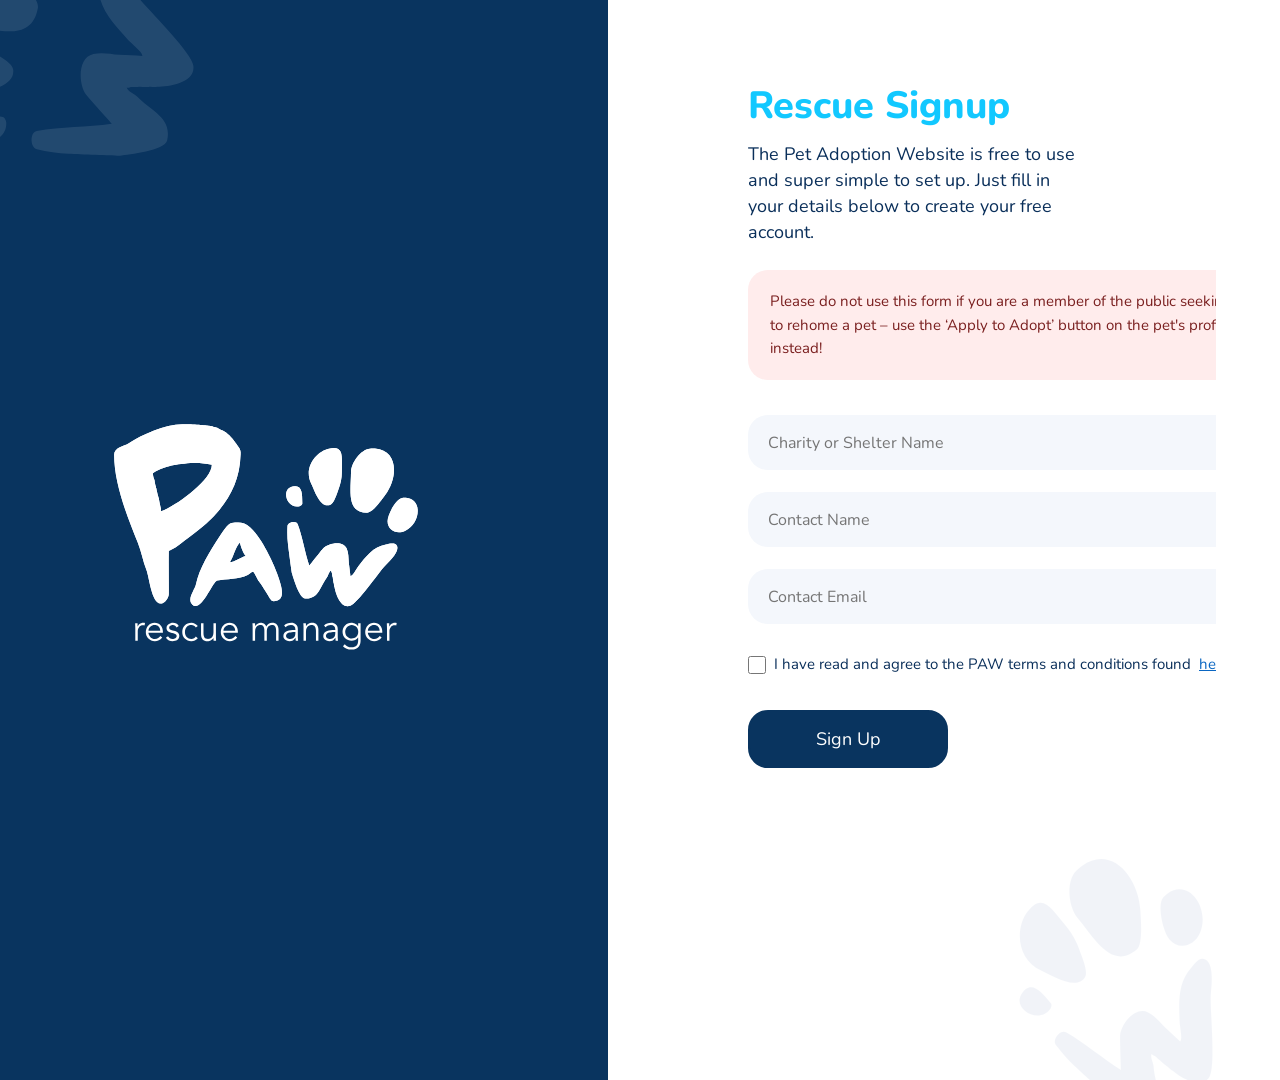
<file: signup.html>
<!DOCTYPE html>
<html lang="en">
<head>
    <meta charset="UTF-8">
    <meta name="viewport" content="width=device-width, initial-scale=1.0">
    <title>Rescue Signup</title>
    <link rel="stylesheet" href="signup.css">
    <link href="https://fonts.googleapis.com/css2?family=Nunito:wght@400;600;700;800&display=swap" rel="stylesheet">
</head>
<body>

<div class="signup-wrapper">

    <!-- LEFT SIDE -->
    <div class="left-panel">

        <!-- FADED BACKGROUND PAW -->
        <div class="paw-bg-left">
            <svg viewBox="0 0 58 58" fill="none" xmlns="http://www.w3.org/2000/svg">
                <path opacity="1" fill-rule="evenodd" clip-rule="evenodd"
                    d="M1.32488 17.8508C1.04059 18.3222 0.78131 18.9173 0.545704 19.6526C-1.06295 24.6741 2.1165 32.02 8.82971 32.428C11.4691 32.5885 18.9544 34.3441 19.7848 30.2752C20.1351 28.5582 17.2483 25.703 16.3091 24.5111C14.9198 22.7478 13.0126 21.0295 11.0739 19.9102C6.50834 17.2743 3.31493 14.551 1.32488 17.8508ZM9.47927 4.14149C9.14102 4.64723 8.81994 5.21561 8.52089 5.83917C7.0178 8.97427 9.57969 14.9284 12.95 16.8742C18.635 20.1564 25.5335 26.4113 29.6648 19.2557C30.7108 17.444 28.0692 11.8027 27.1681 9.69775C23.776 1.77743 14.5599 -3.45601 9.47927 4.14149ZM6.81902 38.1594C6.61407 38.4668 6.43941 38.8495 6.29686 39.3276C4.87234 44.1078 12.9508 45.5568 14.3082 40.8036C14.4146 40.4308 14.3527 39.6203 14.0157 39.4258C11.1234 37.7559 8.25382 36.0077 6.81902 38.1594ZM32.172 3.29213C31.9228 3.66143 31.6873 4.076 31.4764 4.54723C30.498 6.73244 34.2918 12.7186 36.568 14.0327C39.6992 15.8405 43.0003 13.4888 43.2147 9.86956C43.6064 3.26042 35.9182 -2.26019 32.172 3.29213ZM18.5591 45.828C17.9666 46.7836 17.856 48.2445 18.6877 48.7836C20.6881 50.0806 22.7856 51.2514 24.9818 52.1787C27.7531 53.3487 35.0422 56.3534 35.6042 56.4943C37.4182 56.9494 45.4098 58.8418 46.6393 56.9288C49.5049 52.4706 45.4423 49.4859 43.6986 45.4139C43.3315 44.5565 42.1474 43.7269 42.2061 42.7351C42.5965 42.9 43.0394 42.9753 43.0918 42.8844C44.1309 43.3232 44.6572 43.5402 44.7097 43.4493C45.4762 43.7572 46.9616 44.3856 47.0141 44.2947C48.0209 44.7197 48.4837 44.9024 48.5362 44.8115C51.0213 45.7434 57.0827 46.9923 57.8636 43.1665C58.4842 40.1239 52.3519 27.4508 51.2297 23.9525C50.6095 22.0175 49.5083 16.0796 46.7775 15.6838C45.0564 15.4349 44.5339 17.8897 44.083 19.0945C42.2873 23.8923 44.2889 28.2688 46.1813 32.9102C46.5166 33.7341 48.3208 36.5663 47.8987 37.2975C46.3193 36.567 44.7136 35.9924 43.1243 35.2652C41.3261 34.4431 39.7464 33.3883 37.7865 33.1537C34.1539 32.7179 32.3866 38.2432 33.1296 41.006C33.3238 41.7281 36.3359 49.1213 36.3209 49.1472C30.9314 48.0411 25.5714 45.8856 20.045 44.9628C19.4474 44.8631 18.9145 45.2546 18.5591 45.828Z" />
            </svg>
        </div>

        <!-- LOGO -->
        <div class="left-logo">
             <svg viewBox="0 0 1064 790" version="1.1" xmlns="http://www.w3.org/2000/svg" class="sc-hjsNop cWUVae"><g id="Layer-1" transform="matrix(1,0,0,1,-181.411,-309.667)"><path d="M420.275,310.265C358.894,311.727 282.133,344.556 231.835,378.088C218.368,387.066 181.911,392.037 181.911,416.699C181.911,519.302 226.968,631.076 264.818,725.7C277.212,756.687 282.601,789.858 294.986,820.82C305.125,846.168 314.018,951.7 351.495,936.709C363.154,932.046 373.088,916.265 373.165,903.727C373.469,854.114 372.235,804.459 373.165,754.855C373.183,753.887 378.763,751.577 379.75,751.084C402.38,739.769 422.454,721.449 442.901,706.844C546.933,632.536 620.777,545.467 624.305,418.556C624.615,416.267 624.582,414.042 624.53,411.746C624.537,410.868 624.643,410.038 624.643,409.157C624.604,409.157 624.572,408.89 624.53,408.875C624.176,404.838 623.4,401.027 621.997,397.844C621.988,397.447 621.885,397.303 621.885,396.887C620.943,396.887 587.477,338.867 555.92,330.978C555.92,330.036 540.235,320.565 530.479,320.565C530.479,319.623 521.521,315.894 512.581,315.894C512.581,314.481 456.478,309.403 420.275,310.265ZM951.148,393.96C946.207,393.866 940.417,394.52 933.643,395.986C887.384,406 844.545,463.583 871.506,517.504C882.105,538.704 902.054,604.655 937.414,592.869C952.335,587.895 961.575,552.702 966.626,540.074C974.098,521.394 978.896,498.896 978.896,478.837C978.896,431.6 985.734,394.619 951.148,393.96ZM1094.33,395.817C1088.88,395.458 1083.02,395.513 1076.83,395.986C1045.71,398.368 1010.92,444.923 1010.92,479.794C1010.92,538.613 993.257,620.167 1067.43,620.167C1086.21,620.167 1118.21,574.395 1130.53,557.972C1176.88,496.166 1176.2,401.204 1094.33,395.817ZM457.591,446.079C479.636,445.536 501.823,446.978 523.894,452.496C523.894,506.851 395.049,599.045 345.867,615.439L345.867,605.139C344.925,605.139 338.269,573.525 338.268,569.286C337.326,569.286 329.826,539.171 329.826,535.402C328.884,535.402 327.968,531.572 327.968,527.804C327.026,527.804 324.455,515.908 323.241,506.191C322.299,506.191 314.88,483.173 318.513,480.75C338.293,467.564 369.8,457.156 392.02,453.453C392.02,452.511 435.547,446.622 457.591,446.079ZM817.923,527.579C814.613,527.366 810.854,527.725 806.497,528.761C762.94,539.123 787.935,608.302 830.981,597.54C834.357,596.696 840.38,592.584 840.38,589.098C840.38,559.173 841.091,529.073 817.923,527.579ZM1202.79,568.104C1198.8,567.824 1194.52,567.854 1189.91,568.329C1168.53,570.527 1139.02,626.785 1139.02,650.335C1139.02,682.732 1172.12,697.812 1201.22,683.261C1254.36,656.691 1262.77,572.298 1202.79,568.104ZM811,653.037C800.911,652.72 789.058,658.407 788.599,667.276C787.495,688.61 787.807,710.131 790.456,731.328C793.799,758.074 803.157,828.098 804.584,833.09C809.188,849.206 830.346,919.697 850.737,920.668C898.259,922.931 903.228,878.034 927.058,846.26C932.076,839.57 933.211,826.665 941.185,822.677C941.656,826.445 943.058,830.219 944,830.219C945.253,840.248 945.928,845.304 946.87,845.304C947.917,852.631 949.699,866.973 950.641,866.973C951.856,876.69 952.513,881.1 953.455,881.1C957.365,904.559 974.862,957.19 1008.11,946.109C1034.55,937.294 1105.55,832.931 1127.71,808.55C1139.97,795.068 1181.19,759.92 1172.01,736.956C1166.22,722.486 1144.79,729.429 1133.4,731.328C1088.04,738.888 1063,774.028 1035.41,809.507C1030.51,815.8 1016.59,842.489 1009.01,842.489C1007.6,826.961 1004.86,811.926 1003.38,796.336C1001.7,778.699 1002.81,761.715 995.837,745.455C982.92,715.314 932.032,726.355 913.888,744.498C909.146,749.24 865.188,805.736 864.92,805.736C849.328,758.959 842.027,707.709 824.396,660.691C822.489,655.607 817.053,653.226 811,653.037ZM616.2,654.725C609.239,654.7 601.957,655.378 593.574,655.963C579.743,656.928 558.396,691.733 550.235,703.974C517.342,753.313 479.25,815.921 468.285,870.744C464.449,889.925 436.026,922.348 455.115,941.437C486.093,972.415 526.41,861.204 542.749,857.574C575.322,850.335 617.954,853.376 649.183,837.761C654.313,835.196 661.607,828.329 667.081,826.505C671.506,825.03 684.876,855.541 687.794,859.431C700.871,876.868 712.892,896.745 724.547,915.94C736.234,935.188 738.675,926.517 738.675,930.068C788.845,930.068 764.844,870.229 754.659,839.675C739.436,794.005 681.815,672.788 636.913,657.821C629.81,655.453 623.162,654.75 616.2,654.725ZM621.885,724.743C625.044,737.379 633.292,762.603 642.541,771.853C626.506,775.861 602.419,793.522 586.989,793.522C600.955,772.573 605.815,740.813 621.885,724.743Z"></path><path d="M420.275,310.265C358.894,311.727 282.133,344.556 231.835,378.088C218.368,387.066 181.911,392.037 181.911,416.699C181.911,519.302 226.968,631.076 264.818,725.7C277.212,756.687 282.601,789.858 294.986,820.82C305.125,846.168 314.018,951.7 351.495,936.709C363.154,932.046 373.088,916.265 373.165,903.727C373.469,854.114 372.235,804.459 373.165,754.855C373.183,753.887 378.763,751.577 379.75,751.084C402.38,739.769 422.454,721.449 442.901,706.844C546.933,632.536 620.777,545.467 624.305,418.556C624.615,416.267 624.582,414.042 624.53,411.746C624.537,410.868 624.643,410.038 624.643,409.157C624.604,409.157 624.572,408.89 624.53,408.875C624.176,404.838 623.4,401.027 621.997,397.844C621.988,397.447 621.885,397.303 621.885,396.887C620.943,396.887 587.477,338.867 555.92,330.978C555.92,330.036 540.235,320.565 530.479,320.565C530.479,319.623 521.521,315.894 512.581,315.894C512.581,314.481 456.478,309.403 420.275,310.265ZM951.148,393.96C946.207,393.866 940.417,394.52 933.643,395.986C887.384,406 844.545,463.583 871.506,517.504C882.105,538.704 902.054,604.655 937.414,592.869C952.335,587.895 961.575,552.702 966.626,540.074C974.098,521.394 978.896,498.896 978.896,478.837C978.896,431.6 985.734,394.619 951.148,393.96ZM1094.33,395.817C1088.88,395.458 1083.02,395.513 1076.83,395.986C1045.71,398.368 1010.92,444.923 1010.92,479.794C1010.92,538.613 993.257,620.167 1067.43,620.167C1086.21,620.167 1118.21,574.395 1130.53,557.972C1176.88,496.166 1176.2,401.204 1094.33,395.817ZM457.591,446.079C479.636,445.536 501.823,446.978 523.894,452.496C523.894,506.851 395.049,599.045 345.867,615.439L345.867,605.139C344.925,605.139 338.269,573.525 338.268,569.286C337.326,569.286 329.826,539.171 329.826,535.402C328.884,535.402 327.968,531.572 327.968,527.804C327.026,527.804 324.455,515.908 323.241,506.191C322.299,506.191 314.88,483.173 318.513,480.75C338.293,467.564 369.8,457.156 392.02,453.453C392.02,452.511 435.547,446.622 457.591,446.079ZM817.923,527.579C814.613,527.366 810.854,527.725 806.497,528.761C762.94,539.123 787.935,608.302 830.981,597.54C834.357,596.696 840.38,592.584 840.38,589.098C840.38,559.173 841.091,529.073 817.923,527.579ZM1202.79,568.104C1198.8,567.824 1194.52,567.854 1189.91,568.329C1168.53,570.527 1139.02,626.785 1139.02,650.335C1139.02,682.732 1172.12,697.812 1201.22,683.261C1254.36,656.691 1262.77,572.298 1202.79,568.104ZM811,653.037C800.911,652.72 789.058,658.407 788.599,667.276C787.495,688.61 787.807,710.131 790.456,731.328C793.799,758.074 803.157,828.098 804.584,833.09C809.188,849.206 830.346,919.697 850.737,920.668C898.259,922.931 903.228,878.034 927.058,846.26C932.076,839.57 933.211,826.665 941.185,822.677C941.656,826.445 943.058,830.219 944,830.219C945.253,840.248 945.928,845.304 946.87,845.304C947.917,852.631 949.699,866.973 950.641,866.973C951.856,876.69 952.513,881.1 953.455,881.1C957.365,904.559 974.862,957.19 1008.11,946.109C1034.55,937.294 1105.55,832.931 1127.71,808.55C1139.97,795.068 1181.19,759.92 1172.01,736.956C1166.22,722.486 1144.79,729.429 1133.4,731.328C1088.04,738.888 1063,774.028 1035.41,809.507C1030.51,815.8 1016.59,842.489 1009.01,842.489C1007.6,826.961 1004.86,811.926 1003.38,796.336C1001.7,778.699 1002.81,761.715 995.837,745.455C982.92,715.314 932.032,726.355 913.888,744.498C909.146,749.24 865.188,805.736 864.92,805.736C849.328,758.959 842.027,707.709 824.396,660.691C822.489,655.607 817.053,653.226 811,653.037ZM616.2,654.725C609.239,654.7 601.957,655.378 593.574,655.963C579.743,656.928 558.396,691.733 550.235,703.974C517.342,753.313 479.25,815.921 468.285,870.744C464.449,889.925 436.026,922.348 455.115,941.437C486.093,972.415 526.41,861.204 542.749,857.574C575.322,850.335 617.954,853.376 649.183,837.761C654.313,835.196 661.607,828.329 667.081,826.505C671.506,825.03 684.876,855.541 687.794,859.431C700.871,876.868 712.892,896.745 724.547,915.94C736.234,935.188 738.675,926.517 738.675,930.068C788.845,930.068 764.844,870.229 754.659,839.675C739.436,794.005 681.815,672.788 636.913,657.821C629.81,655.453 623.162,654.75 616.2,654.725ZM621.885,724.743C625.044,737.379 633.292,762.603 642.541,771.853C626.506,775.861 602.419,793.522 586.989,793.522C600.955,772.573 605.815,740.813 621.885,724.743Z"></path><g transform="matrix(10.8263,0,0,10.8263,-4000.5,-11500.9)"><path d="M393.16,1157.11C393.16,1156.86 393.154,1156.61 393.142,1156.35C393.13,1156.1 393.12,1155.77 393.112,1155.36L393.892,1155.36L393.892,1156.4L393.916,1156.4C393.972,1156.25 394.052,1156.1 394.156,1155.96C394.26,1155.82 394.386,1155.7 394.534,1155.59C394.682,1155.47 394.854,1155.38 395.05,1155.32C395.246,1155.25 395.468,1155.21 395.716,1155.21C395.94,1155.21 396.136,1155.24 396.304,1155.29L396.148,1156.07C396.044,1156.03 395.892,1156.01 395.692,1156.01C395.388,1156.01 395.128,1156.06 394.912,1156.18C394.696,1156.3 394.516,1156.44 394.372,1156.62C394.228,1156.8 394.122,1157 394.054,1157.21C393.986,1157.41 393.952,1157.61 393.952,1157.81L393.952,1160.97L393.16,1160.97L393.16,1157.11Z"></path><path d="M401.212,1157.73C401.212,1157.2 401.052,1156.76 400.732,1156.43C400.412,1156.1 399.964,1155.93 399.388,1155.93C399.132,1155.93 398.884,1155.98 398.644,1156.08C398.404,1156.18 398.194,1156.32 398.014,1156.49C397.834,1156.65 397.69,1156.85 397.582,1157.06C397.474,1157.28 397.42,1157.5 397.42,1157.73L401.212,1157.73ZM397.396,1158.38C397.42,1158.66 397.488,1158.93 397.6,1159.17C397.712,1159.42 397.86,1159.64 398.044,1159.82C398.228,1160 398.44,1160.14 398.68,1160.24C398.92,1160.35 399.18,1160.4 399.46,1160.4C399.884,1160.4 400.25,1160.3 400.558,1160.1C400.866,1159.91 401.1,1159.68 401.26,1159.43L401.872,1159.93C401.536,1160.35 401.166,1160.66 400.762,1160.84C400.358,1161.03 399.924,1161.12 399.46,1161.12C399.044,1161.12 398.658,1161.04 398.302,1160.9C397.946,1160.75 397.64,1160.54 397.384,1160.28C397.128,1160.01 396.926,1159.7 396.778,1159.34C396.63,1158.98 396.556,1158.59 396.556,1158.17C396.556,1157.74 396.628,1157.35 396.772,1156.99C396.916,1156.63 397.116,1156.32 397.372,1156.05C397.628,1155.79 397.928,1155.58 398.272,1155.44C398.616,1155.29 398.988,1155.21 399.388,1155.21C399.812,1155.21 400.192,1155.29 400.528,1155.44C400.864,1155.59 401.146,1155.8 401.374,1156.05C401.602,1156.3 401.776,1156.6 401.896,1156.94C402.016,1157.28 402.076,1157.64 402.076,1158.02L402.076,1158.38L397.396,1158.38Z"></path><path d="M406.492,1156.69C406.372,1156.46 406.212,1156.27 406.012,1156.14C405.812,1156 405.568,1155.93 405.28,1155.93C405.144,1155.93 405.006,1155.95 404.866,1155.98C404.726,1156.01 404.6,1156.06 404.488,1156.13C404.376,1156.2 404.286,1156.29 404.218,1156.39C404.15,1156.49 404.116,1156.62 404.116,1156.77C404.116,1157.04 404.208,1157.23 404.392,1157.35C404.576,1157.47 404.852,1157.57 405.22,1157.66L406.024,1157.85C406.416,1157.94 406.742,1158.12 407.002,1158.39C407.262,1158.66 407.392,1158.99 407.392,1159.39C407.392,1159.69 407.33,1159.96 407.206,1160.18C407.082,1160.4 406.918,1160.58 406.714,1160.72C406.51,1160.86 406.276,1160.96 406.012,1161.02C405.748,1161.09 405.48,1161.12 405.208,1161.12C404.776,1161.12 404.374,1161.04 404.002,1160.87C403.63,1160.71 403.312,1160.43 403.048,1160.03L403.732,1159.56C403.892,1159.81 404.094,1160.02 404.338,1160.17C404.582,1160.32 404.872,1160.4 405.208,1160.4C405.368,1160.4 405.528,1160.38 405.688,1160.34C405.848,1160.31 405.99,1160.25 406.114,1160.18C406.238,1160.1 406.338,1160 406.414,1159.88C406.49,1159.76 406.528,1159.62 406.528,1159.46C406.528,1159.18 406.424,1158.98 406.216,1158.86C406.008,1158.73 405.756,1158.63 405.46,1158.56L404.692,1158.38C404.596,1158.36 404.466,1158.32 404.302,1158.26C404.138,1158.21 403.978,1158.12 403.822,1158.01C403.666,1157.9 403.532,1157.75 403.42,1157.57C403.308,1157.39 403.252,1157.17 403.252,1156.91C403.252,1156.62 403.31,1156.37 403.426,1156.15C403.542,1155.93 403.698,1155.76 403.894,1155.62C404.09,1155.49 404.312,1155.38 404.56,1155.32C404.808,1155.25 405.064,1155.21 405.328,1155.21C405.72,1155.21 406.084,1155.29 406.42,1155.44C406.756,1155.59 407.016,1155.85 407.2,1156.22L406.492,1156.69Z"></path><path d="M412.72,1156.68C412.584,1156.47 412.394,1156.29 412.15,1156.15C411.906,1156.01 411.628,1155.93 411.316,1155.93C410.988,1155.93 410.694,1155.98 410.434,1156.09C410.174,1156.2 409.952,1156.36 409.768,1156.56C409.584,1156.76 409.444,1157 409.348,1157.27C409.252,1157.55 409.204,1157.85 409.204,1158.17C409.204,1158.49 409.252,1158.78 409.348,1159.06C409.444,1159.34 409.584,1159.57 409.768,1159.77C409.952,1159.97 410.174,1160.13 410.434,1160.24C410.694,1160.35 410.988,1160.41 411.316,1160.4C411.628,1160.4 411.906,1160.33 412.15,1160.18C412.394,1160.04 412.584,1159.86 412.72,1159.65L413.368,1160.15C413.088,1160.47 412.772,1160.72 412.42,1160.87C412.068,1161.03 411.7,1161.11 411.316,1161.12C410.86,1161.13 410.448,1161.06 410.08,1160.91C409.712,1160.76 409.398,1160.55 409.138,1160.29C408.878,1160.03 408.68,1159.71 408.544,1159.35C408.408,1158.98 408.34,1158.59 408.34,1158.17C408.34,1157.74 408.408,1157.35 408.544,1156.98C408.68,1156.62 408.878,1156.31 409.138,1156.04C409.398,1155.78 409.712,1155.57 410.08,1155.42C410.448,1155.28 410.86,1155.21 411.316,1155.21C411.7,1155.22 412.068,1155.3 412.42,1155.46C412.772,1155.62 413.088,1155.86 413.368,1156.19L412.72,1156.68Z"></path><path d="M418.468,1160.97C418.452,1160.82 418.442,1160.67 418.438,1160.52C418.434,1160.38 418.432,1160.23 418.432,1160.07L418.408,1160.07C418.32,1160.23 418.208,1160.37 418.072,1160.49C417.936,1160.62 417.784,1160.73 417.616,1160.82C417.448,1160.92 417.27,1160.99 417.082,1161.04C416.894,1161.09 416.708,1161.12 416.524,1161.12C415.804,1161.12 415.272,1160.93 414.928,1160.55C414.584,1160.17 414.412,1159.63 414.412,1158.92L414.412,1155.36L415.204,1155.36L415.204,1158.47C415.204,1158.78 415.228,1159.05 415.276,1159.29C415.324,1159.53 415.406,1159.74 415.522,1159.9C415.638,1160.06 415.794,1160.19 415.99,1160.27C416.186,1160.36 416.432,1160.4 416.728,1160.4C416.768,1160.4 416.88,1160.38 417.064,1160.35C417.248,1160.32 417.442,1160.23 417.646,1160.09C417.85,1159.94 418.032,1159.73 418.192,1159.44C418.352,1159.15 418.432,1158.75 418.432,1158.24L418.432,1155.36L419.224,1155.36L419.224,1159.74C419.224,1159.89 419.23,1160.08 419.242,1160.31C419.254,1160.55 419.268,1160.77 419.284,1160.97L418.468,1160.97Z"></path><path d="M425.452,1157.73C425.452,1157.2 425.292,1156.76 424.972,1156.43C424.652,1156.1 424.204,1155.93 423.628,1155.93C423.372,1155.93 423.124,1155.98 422.884,1156.08C422.644,1156.18 422.434,1156.32 422.254,1156.49C422.074,1156.65 421.93,1156.85 421.822,1157.06C421.714,1157.28 421.66,1157.5 421.66,1157.73L425.452,1157.73ZM421.636,1158.38C421.66,1158.66 421.728,1158.93 421.84,1159.17C421.952,1159.42 422.1,1159.64 422.284,1159.82C422.468,1160 422.68,1160.14 422.92,1160.24C423.16,1160.35 423.42,1160.4 423.7,1160.4C424.124,1160.4 424.49,1160.3 424.798,1160.1C425.106,1159.91 425.34,1159.68 425.5,1159.43L426.112,1159.93C425.776,1160.35 425.406,1160.66 425.002,1160.84C424.598,1161.03 424.164,1161.12 423.7,1161.12C423.284,1161.12 422.898,1161.04 422.542,1160.9C422.186,1160.75 421.88,1160.54 421.624,1160.28C421.368,1160.01 421.166,1159.7 421.018,1159.34C420.87,1158.98 420.796,1158.59 420.796,1158.17C420.796,1157.74 420.868,1157.35 421.012,1156.99C421.156,1156.63 421.356,1156.32 421.612,1156.05C421.868,1155.79 422.168,1155.58 422.512,1155.44C422.856,1155.29 423.228,1155.21 423.628,1155.21C424.052,1155.21 424.432,1155.29 424.768,1155.44C425.104,1155.59 425.386,1155.8 425.614,1156.05C425.842,1156.3 426.016,1156.6 426.136,1156.94C426.256,1157.28 426.316,1157.64 426.316,1158.02L426.316,1158.38L421.636,1158.38Z"></path><path d="M431.092,1156.61C431.092,1156.4 431.086,1156.19 431.074,1155.98C431.062,1155.77 431.048,1155.57 431.032,1155.36L431.884,1155.36L431.884,1156.21L431.908,1156.21C432.1,1155.88 432.366,1155.63 432.706,1155.47C433.046,1155.3 433.384,1155.21 433.72,1155.21C433.872,1155.21 434.034,1155.23 434.206,1155.26C434.378,1155.29 434.544,1155.35 434.704,1155.44C434.864,1155.52 435.014,1155.64 435.154,1155.79C435.294,1155.94 435.412,1156.14 435.508,1156.38C435.668,1156.02 435.922,1155.73 436.27,1155.53C436.618,1155.32 436.98,1155.21 437.356,1155.21C438.076,1155.21 438.608,1155.4 438.952,1155.78C439.296,1156.16 439.468,1156.71 439.468,1157.41L439.468,1160.97L438.676,1160.97L438.676,1157.7C438.676,1157.13 438.576,1156.69 438.376,1156.39C438.176,1156.09 437.804,1155.93 437.26,1155.93C436.964,1155.93 436.716,1155.99 436.516,1156.11C436.316,1156.22 436.154,1156.38 436.03,1156.57C435.906,1156.76 435.816,1156.98 435.76,1157.22C435.704,1157.47 435.676,1157.72 435.676,1157.99L435.676,1160.97L434.884,1160.97L434.884,1157.7C434.884,1157.13 434.784,1156.69 434.584,1156.39C434.384,1156.09 434.012,1155.93 433.468,1155.93C433.42,1155.93 433.31,1155.95 433.138,1155.98C432.966,1156.01 432.788,1156.1 432.604,1156.25C432.42,1156.39 432.254,1156.61 432.106,1156.89C431.958,1157.18 431.884,1157.58 431.884,1158.09L431.884,1160.97L431.092,1160.97L431.092,1156.61Z"></path><path d="M444.508,1158.18C444.308,1158.18 444.058,1158.19 443.758,1158.21C443.458,1158.23 443.17,1158.28 442.894,1158.35C442.618,1158.43 442.382,1158.55 442.186,1158.71C441.99,1158.87 441.892,1159.09 441.892,1159.37C441.892,1159.55 441.93,1159.71 442.006,1159.84C442.082,1159.97 442.184,1160.08 442.312,1160.16C442.44,1160.25 442.582,1160.31 442.738,1160.34C442.894,1160.38 443.052,1160.4 443.212,1160.4C443.5,1160.4 443.75,1160.35 443.962,1160.25C444.174,1160.16 444.352,1160.03 444.496,1159.86C444.64,1159.7 444.746,1159.51 444.814,1159.29C444.882,1159.07 444.916,1158.83 444.916,1158.59L444.916,1158.18L444.508,1158.18ZM444.916,1157.53L444.916,1157.39C444.916,1156.42 444.436,1155.93 443.476,1155.93C442.82,1155.93 442.248,1156.15 441.76,1156.59L441.28,1156.03C441.808,1155.49 442.6,1155.21 443.656,1155.21C443.928,1155.21 444.19,1155.25 444.442,1155.33C444.694,1155.41 444.912,1155.54 445.096,1155.7C445.28,1155.86 445.428,1156.07 445.54,1156.32C445.652,1156.57 445.708,1156.86 445.708,1157.21L445.708,1159.71C445.708,1159.93 445.718,1160.16 445.738,1160.39C445.758,1160.63 445.78,1160.82 445.804,1160.97L445.036,1160.97C445.012,1160.84 444.994,1160.69 444.982,1160.53C444.97,1160.37 444.964,1160.21 444.964,1160.06L444.94,1160.06C444.708,1160.44 444.434,1160.71 444.118,1160.87C443.802,1161.04 443.416,1161.12 442.96,1161.12C442.712,1161.12 442.472,1161.08 442.24,1161.02C442.008,1160.95 441.802,1160.84 441.622,1160.7C441.442,1160.56 441.298,1160.39 441.19,1160.19C441.082,1159.98 441.028,1159.75 441.028,1159.47C441.028,1159.02 441.146,1158.66 441.382,1158.4C441.618,1158.14 441.914,1157.95 442.27,1157.82C442.626,1157.69 443.006,1157.61 443.41,1157.58C443.814,1157.55 444.184,1157.53 444.52,1157.53L444.916,1157.53Z"></path><path d="M448.3,1155.36C448.316,1155.51 448.326,1155.66 448.33,1155.81C448.334,1155.96 448.336,1156.11 448.336,1156.26L448.36,1156.26C448.448,1156.11 448.56,1155.97 448.696,1155.84C448.832,1155.71 448.984,1155.6 449.152,1155.51C449.32,1155.42 449.498,1155.34 449.686,1155.29C449.874,1155.24 450.06,1155.21 450.244,1155.21C450.964,1155.21 451.496,1155.4 451.84,1155.78C452.184,1156.16 452.356,1156.71 452.356,1157.41L452.356,1160.97L451.564,1160.97L451.564,1157.87C451.564,1157.24 451.456,1156.76 451.24,1156.43C451.024,1156.1 450.624,1155.93 450.04,1155.93C450,1155.93 449.888,1155.95 449.704,1155.98C449.52,1156.01 449.326,1156.1 449.122,1156.25C448.918,1156.39 448.736,1156.61 448.576,1156.89C448.416,1157.18 448.336,1157.58 448.336,1158.09L448.336,1160.97L447.544,1160.97L447.544,1156.59C447.544,1156.44 447.538,1156.25 447.526,1156.02C447.514,1155.79 447.5,1155.57 447.484,1155.36L448.3,1155.36Z"></path><path d="M457.408,1158.18C457.208,1158.18 456.958,1158.19 456.658,1158.21C456.358,1158.23 456.07,1158.28 455.794,1158.35C455.518,1158.43 455.282,1158.55 455.086,1158.71C454.89,1158.87 454.792,1159.09 454.792,1159.37C454.792,1159.55 454.83,1159.71 454.906,1159.84C454.982,1159.97 455.084,1160.08 455.212,1160.16C455.34,1160.25 455.482,1160.31 455.638,1160.34C455.794,1160.38 455.952,1160.4 456.112,1160.4C456.4,1160.4 456.65,1160.35 456.862,1160.25C457.074,1160.16 457.252,1160.03 457.396,1159.86C457.54,1159.7 457.646,1159.51 457.714,1159.29C457.782,1159.07 457.816,1158.83 457.816,1158.59L457.816,1158.18L457.408,1158.18ZM457.816,1157.53L457.816,1157.39C457.816,1156.42 457.336,1155.93 456.376,1155.93C455.72,1155.93 455.148,1156.15 454.66,1156.59L454.18,1156.03C454.708,1155.49 455.5,1155.21 456.556,1155.21C456.828,1155.21 457.09,1155.25 457.342,1155.33C457.594,1155.41 457.812,1155.54 457.996,1155.7C458.18,1155.86 458.328,1156.07 458.44,1156.32C458.552,1156.57 458.608,1156.86 458.608,1157.21L458.608,1159.71C458.608,1159.93 458.618,1160.16 458.638,1160.39C458.658,1160.63 458.68,1160.82 458.704,1160.97L457.936,1160.97C457.912,1160.84 457.894,1160.69 457.882,1160.53C457.87,1160.37 457.864,1160.21 457.864,1160.06L457.84,1160.06C457.608,1160.44 457.334,1160.71 457.018,1160.87C456.702,1161.04 456.316,1161.12 455.86,1161.12C455.612,1161.12 455.372,1161.08 455.14,1161.02C454.908,1160.95 454.702,1160.84 454.522,1160.7C454.342,1160.56 454.198,1160.39 454.09,1160.19C453.982,1159.98 453.928,1159.75 453.928,1159.47C453.928,1159.02 454.046,1158.66 454.282,1158.4C454.518,1158.14 454.814,1157.95 455.17,1157.82C455.526,1157.69 455.906,1157.61 456.31,1157.58C456.714,1157.55 457.084,1157.53 457.42,1157.53L457.816,1157.53Z"></path><path d="M461.02,1158.09C461.02,1158.39 461.074,1158.67 461.182,1158.93C461.29,1159.19 461.438,1159.42 461.626,1159.61C461.814,1159.81 462.034,1159.96 462.286,1160.08C462.538,1160.2 462.812,1160.25 463.108,1160.25C463.396,1160.25 463.67,1160.2 463.93,1160.1C464.19,1159.99 464.42,1159.85 464.62,1159.66C464.82,1159.47 464.974,1159.25 465.082,1158.98C465.19,1158.72 465.24,1158.42 465.232,1158.09C465.232,1157.8 465.184,1157.52 465.088,1157.26C464.992,1157 464.852,1156.77 464.668,1156.58C464.484,1156.38 464.26,1156.22 463.996,1156.11C463.732,1155.99 463.436,1155.93 463.108,1155.93C462.812,1155.93 462.538,1155.99 462.286,1156.11C462.034,1156.22 461.814,1156.38 461.626,1156.58C461.438,1156.77 461.29,1157 461.182,1157.26C461.074,1157.52 461.02,1157.8 461.02,1158.09ZM460.876,1162.1C461.108,1162.41 461.41,1162.66 461.782,1162.85C462.154,1163.04 462.568,1163.13 463.024,1163.13C463.424,1163.13 463.764,1163.08 464.044,1162.96C464.324,1162.84 464.55,1162.69 464.722,1162.49C464.894,1162.29 465.018,1162.05 465.094,1161.78C465.17,1161.52 465.208,1161.23 465.208,1160.93L465.208,1159.92L465.184,1159.92C464.928,1160.3 464.616,1160.57 464.248,1160.73C463.88,1160.89 463.492,1160.97 463.084,1160.97C462.676,1160.97 462.294,1160.9 461.938,1160.76C461.582,1160.61 461.272,1160.42 461.008,1160.16C460.744,1159.91 460.536,1159.61 460.384,1159.26C460.232,1158.91 460.156,1158.53 460.156,1158.12C460.156,1157.71 460.228,1157.33 460.372,1156.98C460.516,1156.63 460.714,1156.32 460.966,1156.05C461.218,1155.79 461.518,1155.58 461.866,1155.44C462.214,1155.29 462.596,1155.21 463.012,1155.21C463.18,1155.21 463.358,1155.23 463.546,1155.26C463.734,1155.29 463.922,1155.35 464.11,1155.43C464.298,1155.51 464.484,1155.62 464.668,1155.76C464.852,1155.9 465.024,1156.08 465.184,1156.29L465.208,1156.29L465.208,1155.36L466,1155.36L466,1160.93C466,1161.23 465.962,1161.55 465.886,1161.9C465.81,1162.24 465.662,1162.56 465.442,1162.85C465.222,1163.13 464.916,1163.37 464.524,1163.57C464.132,1163.76 463.62,1163.85 462.988,1163.85C462.428,1163.85 461.928,1163.76 461.488,1163.58C461.048,1163.39 460.648,1163.11 460.288,1162.73L460.876,1162.1Z"></path><path d="M472.144,1157.73C472.144,1157.2 471.984,1156.76 471.664,1156.43C471.344,1156.1 470.896,1155.93 470.32,1155.93C470.064,1155.93 469.816,1155.98 469.576,1156.08C469.336,1156.18 469.126,1156.32 468.946,1156.49C468.766,1156.65 468.622,1156.85 468.514,1157.06C468.406,1157.28 468.352,1157.5 468.352,1157.73L472.144,1157.73ZM468.328,1158.38C468.352,1158.66 468.42,1158.93 468.532,1159.17C468.644,1159.42 468.792,1159.64 468.976,1159.82C469.16,1160 469.372,1160.14 469.612,1160.24C469.852,1160.35 470.112,1160.4 470.392,1160.4C470.816,1160.4 471.182,1160.3 471.49,1160.1C471.798,1159.91 472.032,1159.68 472.192,1159.43L472.804,1159.93C472.468,1160.35 472.098,1160.66 471.694,1160.84C471.29,1161.03 470.856,1161.12 470.392,1161.12C469.976,1161.12 469.59,1161.04 469.234,1160.9C468.878,1160.75 468.572,1160.54 468.316,1160.28C468.06,1160.01 467.858,1159.7 467.71,1159.34C467.562,1158.98 467.488,1158.59 467.488,1158.17C467.488,1157.74 467.56,1157.35 467.704,1156.99C467.848,1156.63 468.048,1156.32 468.304,1156.05C468.56,1155.79 468.86,1155.58 469.204,1155.44C469.548,1155.29 469.92,1155.21 470.32,1155.21C470.744,1155.21 471.124,1155.29 471.46,1155.44C471.796,1155.59 472.078,1155.8 472.306,1156.05C472.534,1156.3 472.708,1156.6 472.828,1156.94C472.948,1157.28 473.008,1157.64 473.008,1158.02L473.008,1158.38L468.328,1158.38Z"></path><path d="M474.532,1157.11C474.532,1156.86 474.526,1156.61 474.514,1156.35C474.502,1156.1 474.492,1155.77 474.484,1155.36L475.264,1155.36L475.264,1156.4L475.288,1156.4C475.344,1156.25 475.424,1156.1 475.528,1155.96C475.632,1155.82 475.758,1155.7 475.906,1155.59C476.054,1155.47 476.226,1155.38 476.422,1155.32C476.618,1155.25 476.84,1155.21 477.088,1155.21C477.312,1155.21 477.508,1155.24 477.676,1155.29L477.52,1156.07C477.416,1156.03 477.264,1156.01 477.064,1156.01C476.76,1156.01 476.5,1156.06 476.284,1156.18C476.068,1156.3 475.888,1156.44 475.744,1156.62C475.6,1156.8 475.494,1157 475.426,1157.21C475.358,1157.41 475.324,1157.61 475.324,1157.81L475.324,1160.97L474.532,1160.97L474.532,1157.11Z"></path></g></g></svg>
        </div>
    </div>

    <!-- RIGHT SIDE -->
    <div class="right-panel">

        <h1 class="title">Rescue Signup</h1>
        <p class="subtitle">
            The Pet Adoption Website is free to use and super simple to set up. Just fill in your details below to create your free account.
        </p>

        <div class="warning-box">
            Please do not use this form if you are a member of the public seeking to rehome a pet – use the ‘Apply to Adopt’ button on the pet's profile instead!
        </div>

        <div class="form-area">
            <input type="text" class="input" placeholder="Charity or Shelter Name">
            <input type="text" class="input" placeholder="Contact Name">
            <input type="email" class="input" placeholder="Contact Email">

            <label class="agree">
                <input type="checkbox">
                I have read and agree to the PAW terms and conditions found <a href="#">here</a>
            </label>

            <button onclick="window.location.href='login.html'" class="btn signup-btn">Sign Up</button>
        </div>

        <!-- Bottom watermark -->
        <div class="paw-bg-right">
            <svg viewBox="0 0 58 58">
                <path opacity="1" fill-rule="evenodd" clip-rule="evenodd"
                    d="M1.32488 17.8508C1.04059 18.3222 0.78131 18.9173 0.545704 19.6526C-1.06295 24.6741 2.1165 32.02 8.82971 32.428C11.4691 32.5885 18.9544 34.3441 19.7848 30.2752C20.1351 28.5582 17.2483 25.703 16.3091 24.5111C14.9198 22.7478 13.0126 21.0295 11.0739 19.9102C6.50834 17.2743 3.31493 14.551 1.32488 17.8508ZM9.47927 4.14149C9.14102 4.64723 8.81994 5.21561 8.52089 5.83917C7.0178 8.97427 9.57969 14.9284 12.95 16.8742C18.635 20.1564 25.5335 26.4113 29.6648 19.2557C30.7108 17.444 28.0692 11.8027 27.1681 9.69775C23.776 1.77743 14.5599 -3.45601 9.47927 4.14149ZM6.81902 38.1594C6.61407 38.4668 6.43941 38.8495 6.29686 39.3276C4.87234 44.1078 12.9508 45.5568 14.3082 40.8036C14.4146 40.4308 14.3527 39.6203 14.0157 39.4258C11.1234 37.7559 8.25382 36.0077 6.81902 38.1594ZM32.172 3.29213C31.9228 3.66143 31.6873 4.076 31.4764 4.54723C30.498 6.73244 34.2918 12.7186 36.568 14.0327C39.6992 15.8405 43.0003 13.4888 43.2147 9.86956C43.6064 3.26042 35.9182 -2.26019 32.172 3.29213ZM18.5591 45.828C17.9666 46.7836 17.856 48.2445 18.6877 48.7836C20.6881 50.0806 22.7856 51.2514 24.9818 52.1787C27.7531 53.3487 35.0422 56.3534 35.6042 56.4943C37.4182 56.9494 45.4098 58.8418 46.6393 56.9288C49.5049 52.4706 45.4423 49.4859 43.6986 45.4139C43.3315 44.5565 42.1474 43.7269 42.2061 42.7351C42.5965 42.9 43.0394 42.9753 43.0918 42.8844C44.1309 43.3232 44.6572 43.5402 44.7097 43.4493C45.4762 43.7572 46.9616 44.3856 47.0141 44.2947C48.0209 44.7197 48.4837 44.9024 48.5362 44.8115C51.0213 45.7434 57.0827 46.9923 57.8636 43.1665C58.4842 40.1239 52.3519 27.4508 51.2297 23.9525C50.6095 22.0175 49.5083 16.0796 46.7775 15.6838C45.0564 15.4349 44.5339 17.8897 44.083 19.0945C42.2873 23.8923 44.2889 28.2688 46.1813 32.9102C46.5166 33.7341 48.3208 36.5663 47.8987 37.2975C46.3193 36.567 44.7136 35.9924 43.1243 35.2652C41.3261 34.4431 39.7464 33.3883 37.7865 33.1537C34.1539 32.7179 32.3866 38.2432 33.1296 41.006C33.3238 41.7281 36.3359 49.1213 36.3209 49.1472C30.9314 48.0411 25.5714 45.8856 20.045 44.9628C19.4474 44.8631 18.9145 45.2546 18.5591 45.828Z" />
            </svg>
        </div>
    </div>

</div>

</body>
</html>
</file>
<file: style.css>
@import url('https://fonts.googleapis.com/css2?family=Nunito:wght@400;600;700&display=swap');

* {
    margin: 0;
    padding: 0;
    box-sizing: border-box;
}

html {
    scroll-behavior: smooth;
}

body {
    background: rgb(250, 252, 255);
    font-family: 'Nunito', -apple-system, BlinkMacSystemFont, 'Segoe UI',
        Roboto, Oxygen, Ubuntu, Cantarell, 'Fira Sans',
        'Droid Sans', 'Helvetica Neue', sans-serif;
    width: 100%;
    height: auto;
    overflow-x: hidden;
}

/* ---------------- NAVBAR ---------------- */
nav {
    /* display: flex-end; */
    background-color: rgb(78, 45, 105);
    border-radius: 0 0 30px 30px;
    height: 26vh;
}

.nav-container {
    position: relative;
    display: flex;
    justify-content: center;
    align-items: center;
    height: 100%;
}

.logo {
    height: 80px;
    position: absolute;
    left: 50%;
    transform: translateX(-50%);
    top: 20px;
}


/* group of menu + button */
.nav-items {
    display: flex;
    align-items: center;
    gap: 40px;
    position: absolute;
    right: 164px;
    top: 40%;
    transform: translateY(-50%);
}

.nav-items ul {
    display: flex;
    gap: 40px;
    list-style: none;
    font-size: 16px;
    color: white;
    font-weight: 400;
    cursor: pointer;
}
.nav-items ul :nth-child(1):hover{
 color: #ffffff;
    text-shadow: 0 0 8px rgba(255, 255, 255, 0.7);
}
.nav-items ul :nth-child(2):hover{
 color: #ffffff;
    text-shadow: 0 0 8px rgba(255, 255, 255, 0.7);
}
.nav-items ul :nth-child(3):hover{
 color: #ffffff;
    text-shadow: 0 0 8px rgba(255, 255, 255, 0.7);
}

.nav-items button {
    padding: 9px 28px;
    border-radius: 52px;
    border: none;
    background: white;
    color: rgb(78, 45, 105);
    font-weight: 500;
    font-size: 15px;
    cursor: pointer;
}


/* ---------------- CHOOSE SECTION ---------------- */
.choose {

    padding: 20px 40px;
    border-radius: 20px;
    box-shadow: rgba(0, 0, 0, 0.05) 0px 10px 30px;
    background: white;
    margin: -65px auto 0 auto;
    display: flex;
    justify-content: center;
    align-items: center;
    position: relative;
    z-index: 10;
    width: 1200px;
    max-width: 95%;
}



.head-dog {
    /* display: flex; */
    font-weight: 600;
    font-size: 14px;
    color: rgb(31, 52, 93);
    margin-bottom: 10px;
    margin-left: 18px;
}

.buttons {
    display: flex;
    flex-wrap: wrap;
    /* width: 100px; */

    /* justify-content: center; */
}

.buttons select,
.reset,
.search {
    border-radius: 20px;
    font-size: 16px;
    margin: 5px 12px;
    /* padding: 15px; */
    cursor: pointer;
    border: none;
    outline: none;
}

.buttons select {
    color: rgb(78, 45, 105);
    font-weight: 500;
    width: 220px;
    background-color: #f3f5f9;
    text-align: center;

}

.buttons .reset {
    color: rgb(78, 45, 105);
    background-color: white;
    border: 1px solid rgb(78, 45, 105);
    padding: 15px 35px;
    height: 55px;


}

.buttons .search {
    background: rgb(78, 45, 105);
    /* border: 1px solid rgb(78, 45, 105); */
    color: white;
    padding: 18px 75px;
    height: 55px;
}

.buttons .search:hover {
    background-color: rgb(87, 55, 112);
}

/* ---------------- MAIN CONTENT ---------------- */
.main-content {
    display: flex;
    flex-wrap: wrap;
    justify-content: center;
    width: 100%;
    align-items: center;
    /* border: 2px solid rgb(0, 255, 51); */
    gap: 20px;
    padding: 20px 0;
}

/* ---------------- FILTER BOX ---------------- */
.mainbox {
    display: flex;
    gap: 20px;

    width: 100%;
    justify-content: center;
    align-items: flex-start;
}

.filterbox {
    /* flex: 0 0 20%; */
    flex-wrap: wrap;
    /* border: 2px solid; */
    background-color: white;
    border-radius: 20px;
    padding: 15px;
    box-shadow: rgba(0, 0, 0, 0.05) 0px 10px 30px;
    width: 270px;
    margin-right: 0px;
    /* text-align: center; */
    padding-left: 25px;
}

/*  */


.head-txt {
    font-size: 14px;
    font-weight: 600;
    color: rgb(31, 52, 93);
    margin-top: 15px;
}

select {
    width: 90%;
    border-radius: 20px;
    height: 51px;
    padding: 10px 15px;
    font-size: 15px;
    color: #1f345d;
    background-color: #f3f5f9;
    outline: none;
    border: none;
    margin-top: 10px;
    cursor: pointer;
}

/* AGE, LOCATION, DISTANCE, CHECKBOX STYLES */
.age-range,
.location,
.distance-box {
    margin-top: 15px;

}

.distance {
    color: rgb(31, 52, 93, 0.5);
    font-weight: 550;
}

.distance-select {
    background-color: rgb(243, 245, 249, 0.5);
}

.location .current {
    height: 50px;

}




.location input {
    height: 50px;
}

.age-from input {
    width: 50px;
    height: 50px;
}

.age-container,
.location {
    display: flex;
    align-items: center;
    /* gap: 10px */
}

.age-from,
.age-young {
    display: flex;
    align-items: center;
    margin-top: 10px;
    text-align: center;
    /* justify-content: center; */
}

.age-from input,
.age-young input,
.location input {
    /* flex: 1; */
    border-radius: 20px 0 0 20px;
    border: none;
    outline: none;
    background-color: rgb(243, 245, 249);
    /* padding: 10px; */
    height: 50px;
}

.age-young input {
    width: 65%;
}

.location input {
    width: 40%;
}

.from-yrs,
.young-yrs,
.current {
    background-color: rgba(136, 146, 165, 0.25);
    border-radius: 0 20px 20px 0;
    padding: 10px 15px;
    display: flex;
    height: 50px;
    align-items: center;
    justify-content: center;
    font-weight: 500;
    font-size: 14px;
}

.current {
    background: rgb(78, 45, 105);
    color: white;
    cursor: pointer;
}

input[type="checkbox"] {
    cursor: pointer;
    appearance: none;
    background-color: #e8ecf3;
    height: 26px;
    width: 26px;
    border-radius: 3px;
    display: flex;
    align-items: center;
    justify-content: center;
    transition: background-color 0.25s ease, transform 0.2s ease;
}

input[type="checkbox"]:checked {
    background-color: #19bc90;
}

input[type="checkbox"]::after {
    font-family: "Font Awesome 6 Free";
    font-weight: 900;
    content: "\f00c";
    font-size: 12px;
    color: #fff;
    opacity: 0;
    transform: scale(0.5);
    transition: opacity 0.25s ease, transform 0.25s ease;
}

input[type="checkbox"]:checked::after {
    opacity: 1;
    transform: scale(1);
}

.check {
    cursor: pointer;
    display: flex;
    align-items: center;
    gap: 10px;
    margin-top: 15px;
}

.check label {
    cursor:pointer;
    display: flex;
    align-items: center;
    gap: 10px;
    color: rgb(31, 52, 93);
    font-size: 14px;
    font-weight: 550;
}

/* ---------------- FILTER BUTTONS ---------------- */
.filter-reset button,
.filter-search button {
    width: 90%;
    height: 56px;
    border-radius: 20px;
    padding: 15px;
    margin-top: 15px;
    font-size: 16px;
    font-weight: 500;
    cursor: pointer;
}

.filter-reset button {
    background: white;
    color: rgb(78, 45, 105);
    border: 1px solid rgb(78, 45, 105);
}

.filter-search button {
    background: rgb(78, 45, 105);
    border: 1px solid rgb(78, 45, 105);
    color: white;
}

.filter-search button:hover {
    background-color: rgb(87, 55, 112);
}

/* ---------------- PET CARDS ---------------- */
.content {
    cursor: pointer;
    display: grid;
    grid-template-columns: repeat(3, 1fr);
    gap: 20px;
    justify-items: center;


}

.dog-card {
    width: 288px;
    background: white;
    border-radius: 20px;
    box-shadow: rgba(0, 0, 0, 0.05) 0px 10px 30px;
    overflow: hidden;
    padding: 10px;
}

.dog-image img {
    width: 100%;
    height: 190px;
    object-fit: cover;
    border-radius: 20px;
    transition: .4s;
    filter: brightness(.9);
}

.dog-image img:hover {
    scale: 1.05;
    filter: brightness(1);
}

.info-row {
    display: flex;
    align-items: center;
    gap: 10px;
    padding: 4px 4px;
}

.dog-logo {
    height: 40px;
    border-radius: 10px;
}

.info-text {
    display: flex;
    flex-direction: column;
    gap: 3px;
}

.dog-name {
    font-size: 16px;
    font-weight: 600;
}

.dog-age {
    font-size: 14px;
    color: rgb(76, 92, 123);
}

.dog-location {
    display: flex;
    align-items: center;
    gap: 5px;
    font-size: 14px;
    color: rgb(76, 92, 123);
}

.dog-location svg {
    width: 15px;
}


/* ---------------- FOOTER ---------------- */
footer .footer {
    background: rgb(78, 45, 105);
    border-radius: 55px 55px 0 0;
    text-align: center;
    color: white;
    padding: 35px 0;
    width: 100vw;
    margin-top: 40px;
}
.footer a{
    color: white;
    cursor: pointer;
}



/* ---------- Mobile (max-width: 768px) ---------- */
@media (max-width: 768px) {

    nav {
        height: 18vh;
    }

    .logo {
        height: 55px;
        top: 15px;
    }

    .nav-items {
        right: 20px;
        gap: 20px;
    }

    .nav-items ul {
        gap: 20px;
        font-size: 14px;
    }

    .nav-items button {
        padding: 6px 18px;
        font-size: 13px;
    }

    /* Choose Section */
    .choose {
        width: 95%;
        padding: 15px;
    }

    .buttons {
        flex-direction: column;
        align-items: center;
    }

    .buttons select {
        width: 100%;
    }

    .buttons .reset,
    .buttons .search {
        width: 100%;
        padding: 14px;
    }

    /* Main Layout */
    .mainbox {
        flex-direction: column;
        align-items: center;
    }

    .filterbox {
        width: 90%;
        margin-bottom: 20px;
    }

}

/* ---------- Small Mobile (max-width: 480px) ---------- */
@media (max-width: 480px) {

    .nav-items {
        display: none; /* hide menu for small phones */
    }

   nav {
        height: 20vh;   /* increase height */
    }

    .logo {
        top: 18px;       /* adjust so it stays visible */
        height: 60px;   /* slightly bigger but still fits */
    }

    .choose {
        margin-top: -55px;   /* so choose section doesn’t overlap */
    }

    .buttons .search,
    .buttons .reset,
    .buttons select {
        width: 100%;
    }


.nav-items.open {
    display: flex;
}


    /* Cards: show 1 in row */
       @media (max-width: 768px) {
    .content {
        grid-template-columns: repeat(2, 1fr);
    }

    .dog-card {
        width: 100%;
    }
}

    footer .footer {
        border-radius: 30px 30px 0 0;
        padding: 25px 0;
    }
}

.hamburger {
    display: none;
    font-size: 28px;
    color: white;
    position: absolute;
    right: 20px;
    top: 22px;
    cursor: pointer;
    z-index: 999;
}

/* Show hamburger on mobile */
@media (max-width: 480px) {
    .hamburger {
        display: block;
    }

    .nav-items {
        display: none;
        flex-direction: column;
        background: rgb(78, 45, 105);
        position: absolute;
        top: 70px;
        right: 20px;
        padding: 15px;
        border-radius: 10px;
        gap: 20px;
        width: 150px;
        z-index: 1000;
    }

    .nav-items.open {
        display: flex;
    }
}

/* ---------- FULLSCREEN MOBILE MENU ---------- */
.mobile-menu {
    position: fixed;
    top: 0;
    left: -100%;
    width: 100%;
    height: 100vh;
    background: rgb(78, 45, 105);
    color: white;
    padding: 20px;
    transition: left 0.3s ease-in-out;
    z-index: 2000;
}

.mobile-menu.open {
    left: 0;
}

.menu-header i {
    font-size: 24px;
    cursor: pointer;
    margin-bottom: 20px;
}

.menu-links {
    list-style: none;
    padding: 0;
    margin-top: 30px;
    font-size: 18px;
    display: flex;
    flex-direction: column;
    gap: 30px;
}


.my-dogs img {
    width: 100%;
    height: 190px;
    object-fit:cover;
     object-position:0% 35%;
    border-radius: 20px;
    transition: .4s;
    filter: brightness(.9);
}

.my-dogs img:hover {
    scale: 1.05;
    filter: brightness(1);
}

.oreo img {
    width: 100%;
    height: 190px;
    object-fit:cover;
     object-position:0% -1%;
    border-radius: 20px;
    transition: .4s;
    filter: brightness(.9);
}

.oreo img:hover {
    scale: 1.05;
    filter: brightness(1);
}
.sapphire img {
   width: 100%;
    height: 190px;
    object-fit: contain;
    object-position: center;
    border-radius: 20px;
    background: #000; 
    transition: .4s; 
    filter: brightness(1);
}

.sapphire img:hover {
    scale: 1.05;
    filter: brightness(1);
}
</file>
<file: about.css>
@import url('https://fonts.googleapis.com/css2?family=Nunito:wght@400;600;700&display=swap');



body,html{
    font-family: 'Nunito', -apple-system, BlinkMacSystemFont, 'Segoe UI',
        Roboto, Oxygen, Ubuntu, Cantarell, 'Fira Sans',
        'Droid Sans', 'Helvetica Neue', sans-serif;
}



body {
    margin: 0;
    /* font-family: "Nunito", sans-serif; */
    background: #f2f2f2;
}

.team-header {
    background: #222;
    color: white;
    text-align: center;
    padding: 35px 0 45px;
    position: relative;
}

.team-header h1 {
    font-size: 22px;
    letter-spacing: 3px;
    margin: 0;
    display: flex;
    align-items: center;
    justify-content:center;
}




.team-wrapper {
    width: 100%;
    background: white;
}

/* SECTION DESIGN */
.team-section {
    display: flex;
    align-items: center;
    justify-content: center;
    padding: 60px 90px;
    background: linear-gradient(to bottom, #f5fdfd, #e8e8e8);
}

/* Alternating layout */
.team-section.left-img {
    flex-direction: row;
}
.team-section.right-img {
    flex-direction: row-reverse;
}

.team-photo {
    width: 330px;
    height: auto;
    object-fit: cover;
    margin-right: 50px;
}
.adi-photo {
    width: 400px;
    height: 480px;
    object-fit: cover;
    margin-right: 50px;
    
} 



.team-section.right-img .team-photo {
    margin-right: 0;
    margin-left: 50px;
 
}

.team-info h2 {
    font-size: 28px;
    font-weight: 700;
    letter-spacing: 1px;
    margin-bottom: 10px;
    color: #555;
}

.team-info h3 {
    font-size: 14px;
    letter-spacing: 1.5px;
    color: #d9534f; /* red text like screenshot */
    margin-bottom: 18px;
}

.team-info p {
    font-size: 15px;
    max-width: 550px;
    color: #444;
    line-height: 1.6;
}

/* ----------- Tablet + Mobile (max-width: 900px) ----------- */
@media (max-width: 900px) {

    .team-section {
        flex-direction: column !important;
        text-align: center;
        padding: 40px 30px;
    }

    .team-photo,
    .adi-photo {
        width: 80%;
        max-width: 320px;
        margin: 0 0 25px 0 !important;
    }

    .team-info h2 {
        font-size: 24px;
    }

    .team-info h3 {
        font-size: 13px;
    }

    .team-info p {
        font-size: 14px;
        max-width: 100%;
    }
}

/* ----------- Small Mobile (max-width: 500px) ----------- */
@media (max-width: 500px) {

    .team-section {
        padding: 30px 20px;
    }

    .team-photo,
    .adi-photo {
        width: 100%;
        max-width: 260px;
    }

    .team-info h2 {
        font-size: 20px;
    }

    .team-info h3 {
        font-size: 12px;
    }

    .team-info p {
        font-size: 13px;
        line-height: 1.5;
    }
}
</file>
<file: donation.css>
@import url('https://fonts.googleapis.com/css2?family=Nunito:wght@400;600;700&display=swap');



body,html{
    font-family: 'Nunito', -apple-system, BlinkMacSystemFont, 'Segoe UI',
        Roboto, Oxygen, Ubuntu, Cantarell, 'Fira Sans',
        'Droid Sans', 'Helvetica Neue', sans-serif;
}

*{
    margin: 0;
    padding: 0;
}

.container {
    display: flex;
    height: 100vh;
    font-family: Nunito, sans-serif;
}

/* LEFT BOX */
.left-box {
    /* height: 36vw; */
    width: 50%;
    background-color: #004a83;
    display: flex;
    align-items: center;
    justify-content: center;
    padding: 0;
    margin: 0;
}

.donation-logo {
    width: 320px;
    /* height: auto; */
    display: block;
}

/* RIGHT BOX */
.right-box {
    width: 50%;
    display: flex;
    align-items: center;
    justify-content: center;
}

.content {
    width: 70%;
}

.title {
    font-size: 32px;
    color: #009CE3;
    margin-bottom: 5px;
}

.subtitle {
    font-size: 16px;
    margin-bottom: 25px;
    color: #043A63;
}

/* INPUTS */
.input-box {
    margin-bottom: 18px;
}

.input-box span {
    font-weight: 600;
    color: #043A63;
    margin-bottom: 8px;
    display: block;
}

input, textarea {
    width: 100%;
    padding: 15px;
    border-radius: 12px;
    border: none;
    background: #F4F6FA;
    font-size: 15px;
    outline: none;
}

textarea {
    height: 110px;
    resize: none;
}

/* BUTTON */
.donate-btn {
    width: 100%;
    padding: 14px;
    background-color: #004a83;
    color: white;
    font-size: 17px;
    border: none;
    border-radius: 12px;
    cursor: pointer;
    /* margin-top: 10px; */
}

.donate-btn:hover {
    background-color: #04487c;
}

.form{
    margin-right: 30px;
}

/* .donate-btn:hover::after{
    content: "Thank you for your Donation";
} */

#thankyouBox {
    text-align: center;
    animation: fade 0.4s ease-in-out;
}

@keyframes fade {
    from { opacity: 0; transform: translateY(10px); }
    to { opacity: 1; transform: translateY(0); }
}

/* ---------- Tablet (max-width: 992px) ---------- */
@media (max-width: 992px) {

    .container {
        flex-direction: column;
        height: auto;
    }

    .left-box {
        width: 100%;
        padding: 40px 0;
    }

    .donation-logo {
        width: 260px;
    }

    .right-box {
        width: 100%;
        justify-content: center;
        padding: 40px 0;
    }

    .content {
        width: 80%;
    }

    .title {
        font-size: 28px;
    }
}


/* ---------- Mobile (max-width: 600px) ---------- */
@media (max-width: 600px) {

    .container {
        flex-direction: column;
        height: auto;
    }

    .left-box {
        width: 100%;
        padding: 30px 0;
    }

    .donation-logo {
        width: 200px;
    }

    .right-box {
        width: 100%;
        padding: 20px 0;
    }

    .content {
        width: 90%;
    }

    .title {
        font-size: 24px;
    }

    .subtitle {
        font-size: 14px;
    }

    input,
    textarea {
        padding: 13px;
        font-size: 14px;
    }

    .donate-btn {
        padding: 12px;
        font-size: 15px;
    }
}
</file>
<file: login.css>
@import url('https://fonts.googleapis.com/css2?family=Nunito:wght@400;600;700&display=swap');




* {
    margin: 0;
    padding: 0;
    box-sizing: border-box;
    font-family: 'Nunito', sans-serif;
}



    body,
    html {
        font-family: 'Nunito', -apple-system, BlinkMacSystemFont, 'Segoe UI',
            Roboto, Oxygen, Ubuntu, Cantarell, 'Fira Sans',
            'Droid Sans', 'Helvetica Neue', sans-serif;

        background: white;
        overflow: hidden;
    }

    .login-wrapper {
        display: flex;
        width: 100vw;
        height: 100vh;
    }

    /* LEFT PANEL */
    .left-panel {
        height: 110vh;
        width: 45%;
        background: #09345F;
        position: relative;
        display: flex;
        justify-content: center;
        align-items: center;
        overflow: hidden;
    }

    /* Top-left paw */
    .paw-bg-left svg {
        position: absolute;
        top: -9px;
        left: -40px;
        width: 260px;
        height: 240px;
        opacity: 0.1;
        fill: white;
        transform: rotate(-180deg);
        z-index: 1;
    }

    /* Center logo */
    .left-logo {
        width: 350px;
        z-index: 5;
    }

    .left-logo svg {
        width: 70%;
        fill: white;
        margin: 20px 10px 20px;
    }

    /* RIGHT PANEL */
    .right-panel {
        width: 50%;
        padding: 110px 130px;
        position: relative;
        margin-top: 70px;

    }

    .welcome {
        font-size: 36px;
        font-weight: 800;
        color: #12C8FF;
    }

    .subtitle {
        color: #0A2F5A;
        font-size: 18px;
        margin-top: 6px;
    }

    .form-area {
        margin-top: 45px;
    }

    /* INPUT FIELDS with ICON */
    .input-group {
        position: relative;
        width: 380px;
        margin-bottom: 22px;
    }

    .input-group .icon {
        position: absolute;
        left: 20px;
        top: 50%;
        transform: translateY(-50%);
        width: 22px;
        height: 22px;
        pointer-events: none;
    }

    .input-group .icon svg {
        width: 22px;
        height: 22px;
    }

    .input {
        width: 380px;
        height: 55px;
        background: #F4F7FC;
        border: none;
        outline: none;
        border-radius: 20px;
        padding: 0 20px;
        padding-left: 60px !important;
        font-size: 16px;
    }

    .input:focus {
        border: 1px solid rgb(6, 57, 100);
    }

    /* Buttons */
    .btn-row {
        display: flex;
        gap: 20px;
        margin-top: 10px;
    }

    .btn {
        padding: 15px 45px;
        border-radius: 18px;
        border: 1px solid #09345F;
        font-size: 16px;
        cursor: pointer;
    }

    .login-btn {
        background: #09345F;
        color: white;
    }

    .reset-btn,
    .signup-btn {
        background: white;
        color: #09345F;
    }

    .signup-btn {
        margin-top: 35px;
        padding: 15px 60px;
    }

    /* Bottom-right paw */
    .paw-bg-right svg {
        position: absolute;
        bottom: -70px;
        right: -40px;
        width: 240px;
        height: 240px;
        opacity: 0.12;
        fill: rgb(146, 165, 206);
        transform: rotate(-1deg);
        z-index: 1;
    }

    /* ------------------ MOBILE (max-width: 600px) ------------------ */
@media (max-width: 600px) {

    body, html {
        overflow-y: auto;
    }

    .login-wrapper {
        flex-direction: column;
        height: auto;
    }

    .left-panel {
        width: 100%;
        height: 220px;
        display: flex;        /* KEEP IT VISIBLE */
        justify-content: center;
        align-items: center;
    }

    .left-logo {
        width: 200px;
    }

    .right-panel {
        width: 100%;
        padding: 40px 25px;
        margin-top: 0;
    }

    .welcome {
        font-size: 30px;
    }

    .subtitle {
        font-size: 16px;
    }

    .input-group,
    .input {
        width: 100%;
    }

    .input {
        height: 50px;
        font-size: 15px;
    }

    .btn-row {
        flex-direction: column;
        width: 100%;
    }

    .btn {
        width: 100%;
        text-align: center;
        padding: 14px;
        font-size: 15px;
    }

    .signup-btn {
        width: 100%;
    }

    /* Keep paw or hide? */
    .paw-bg-right {
        display: none;   /* keep hidden for clean layout */
    }
}
</file>
<file: signup.css>
@import url('https://fonts.googleapis.com/css2?family=Nunito:wght@400;600;700&display=swap');


* {
    margin: 0;
    padding: 0;
    box-sizing: border-box;
    font-family: 'Nunito', sans-serif;
}


body,
html {
    font-family: 'Nunito', -apple-system, BlinkMacSystemFont, 'Segoe UI',
        Roboto, Oxygen, Ubuntu, Cantarell, 'Fira Sans',
        'Droid Sans', 'Helvetica Neue', sans-serif;

    background: white;
    /* overflow: hidden; */
}

.signup-wrapper {
    display: flex;
    width: 95vw;
    height: 120vh;
    overflow: hidden;
}

/* LEFT PANEL */
.left-panel {
    width: 50%;
    background: #09345F;
    position: relative;
    display: flex;
    justify-content: center;
    align-items: center;
    overflow: hidden;
}

.paw-bg-left svg {
    position: absolute;
    top: -80px;
    left: -80px;
    width: 260px;
    height: 260px;
    opacity: 0.10;
    fill: white;
    transform: rotate(-20deg);
}

.left-logo {
    width: 380px;
    z-index: 10;
}

.left-logo svg {
    width: 80%;
    height: auto;
    fill: white;
}

/* RIGHT PANEL */
.right-panel {
    width: 50%;
    padding: 80px 140px;
    position: relative;
}

/* TITLES */
.title {
    font-size: 38px;
    font-weight: 800;
    color: #12C8FF;
}

.subtitle {
    margin-top: 10px;
    font-size: 18px;
    line-height: 1.45;
    color: #0A2F5A;
    max-width: 520px;
}

/* WARNING BOX */
.warning-box {
    background: #FFECEC;
    color: #7A1F1F;
    margin-top: 25px;
    padding: 20px 22px;
    border-radius: 20px;
    width: 520px;
    font-size: 15px;
    line-height: 1.55;
}

/* FORM */
.form-area {
    margin-top: 35px;
}

.input {
    width: 520px;
    height: 55px;
    background: #F4F7FC;
    border: none;
    outline: none;
    border-radius: 20px;
    padding: 0 20px;
    font-size: 16px;
    margin-bottom: 22px;
}

.input:focus {
    border: 2px solid #12C8FF;
}

.agree {
    font-size: 15px;
    margin-top: 8px;
    color: #0A2F5A;
    display: flex;
    align-items: center;
    gap: 8px;
    width: 520px;
    line-height: 1.4;
}

.agree input {
    width: 18px;
    height: 18px;
}

.agree a {
    color: #0A66C2;
    text-decoration: underline;
}

/* BUTTON */
.signup-btn {
    margin-top: 35px;
    padding: 15px 55px;
    background: #09345F;
    color: white;
    border-radius: 20px;
    border: 2px solid #09345F;
    cursor: pointer;
    font-size: 18px;
    width: 200px;
}

/* BOTTOM PAW */
.paw-bg-right svg {
    position: absolute;
    bottom: -20px;
    right: -20px;
    width: 230px;
    height: 230px;
    opacity: 0.12;
    fill: rgb(146, 165, 206);
    transform: rotate(20deg);
    z-index: 1;
}


/* -------------------- TABLET (max-width: 992px) -------------------- */
@media (max-width: 992px) {

    .signup-wrapper {
        flex-direction: column;
        height: auto;
        width: 100vw;
    }

    .left-panel {
        width: 100%;
        height: 260px;
        padding: 20px 0;
    }

    .left-logo {
        width: 260px;
    }

    .right-panel {
        width: 100%;
        padding: 50px 50px;
    }

    .warning-box,
    .input,
    .agree {
        width: 100%;
        max-width: 100%;
    }
}


/* -------------------- MOBILE (max-width: 600px) -------------------- */
@media (max-width: 600px) {

    body, html {
        overflow-y: auto;
    }

    .signup-wrapper {
        flex-direction: column;
        width: 100%;
        height: auto;
    }

    .left-panel {
        width: 100%;
        height: 200px;
        padding: 10px 0;
    }

    .left-logo {
        width: 200px;
    }

    .right-panel {
        width: 100%;
        padding: 30px 20px;
    }

    .title {
        font-size: 28px;
    }

    .subtitle {
        font-size: 15px;
        width: 100%;
    }

    .warning-box {
        font-size: 14px;
        width: 100%;
        padding: 15px;
        border-radius: 15px;
    }

    .input {
        width: 100%;
        height: 50px;
        font-size: 15px;
        border-radius: 15px;
    }

    .agree {
        width: 100%;
        font-size: 14px;
        gap: 6px;
    }

    .agree input {
        width: 16px;
        height: 16px;
    }

    .signup-btn {
        width: 100%;
        padding: 14px;
        font-size: 16px;
        margin-top: 25px;
        border-radius: 16px;
    }

    .paw-bg-right svg {
        width: 150px;
        height: 150px;
        bottom: -10px;
        right: -10px;
    }
}
</file>
